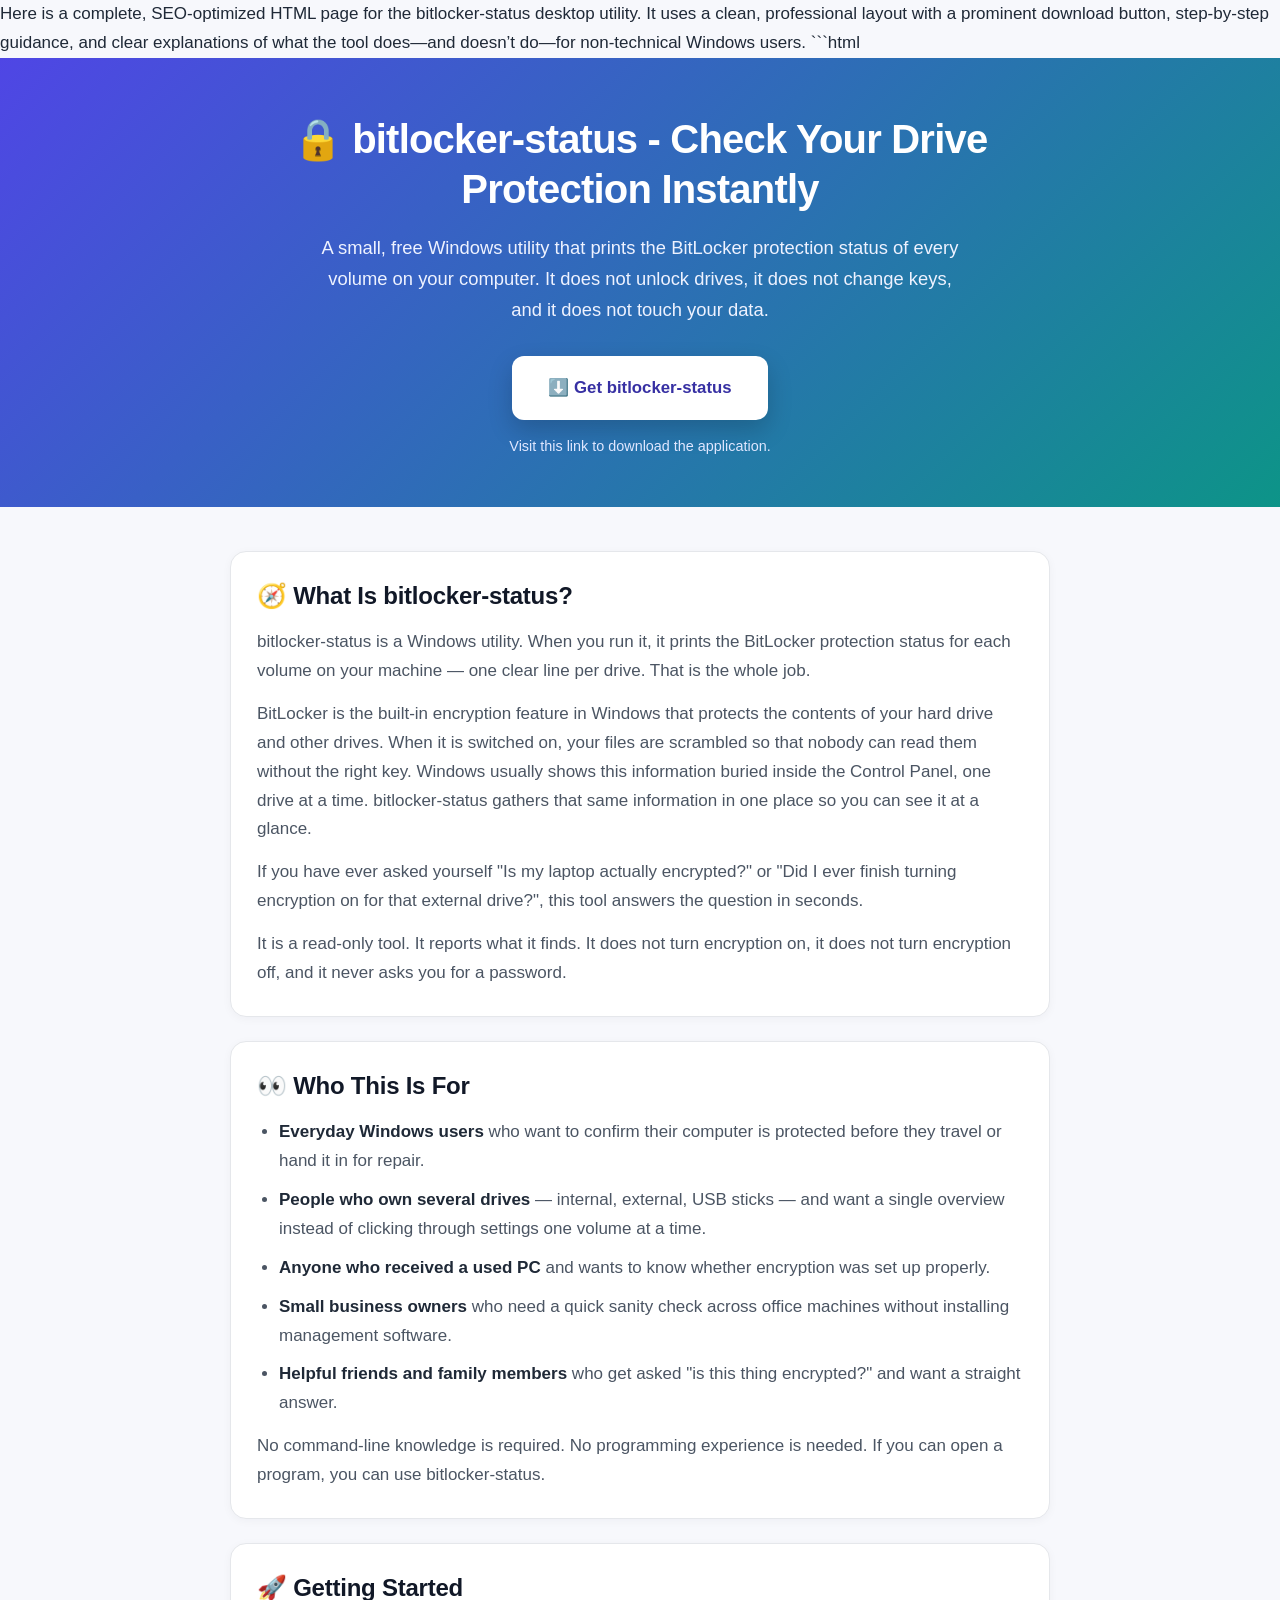
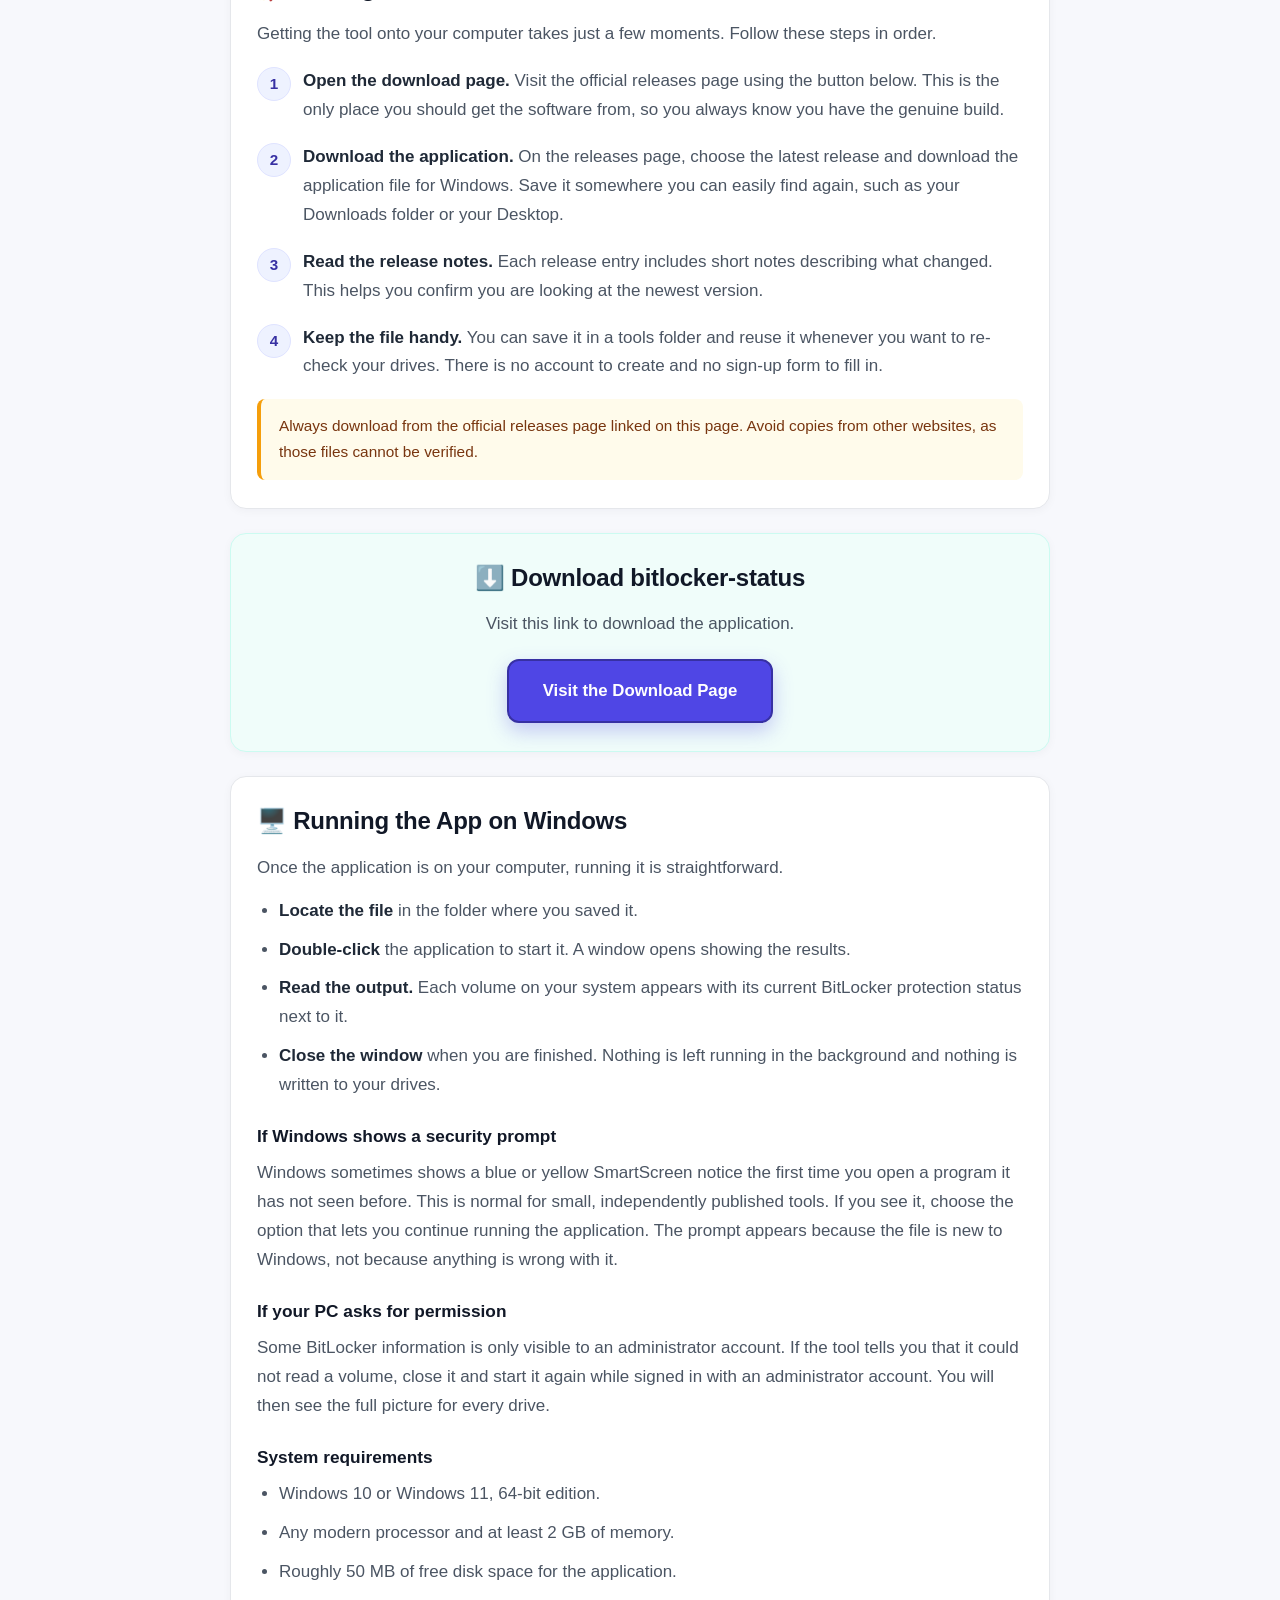
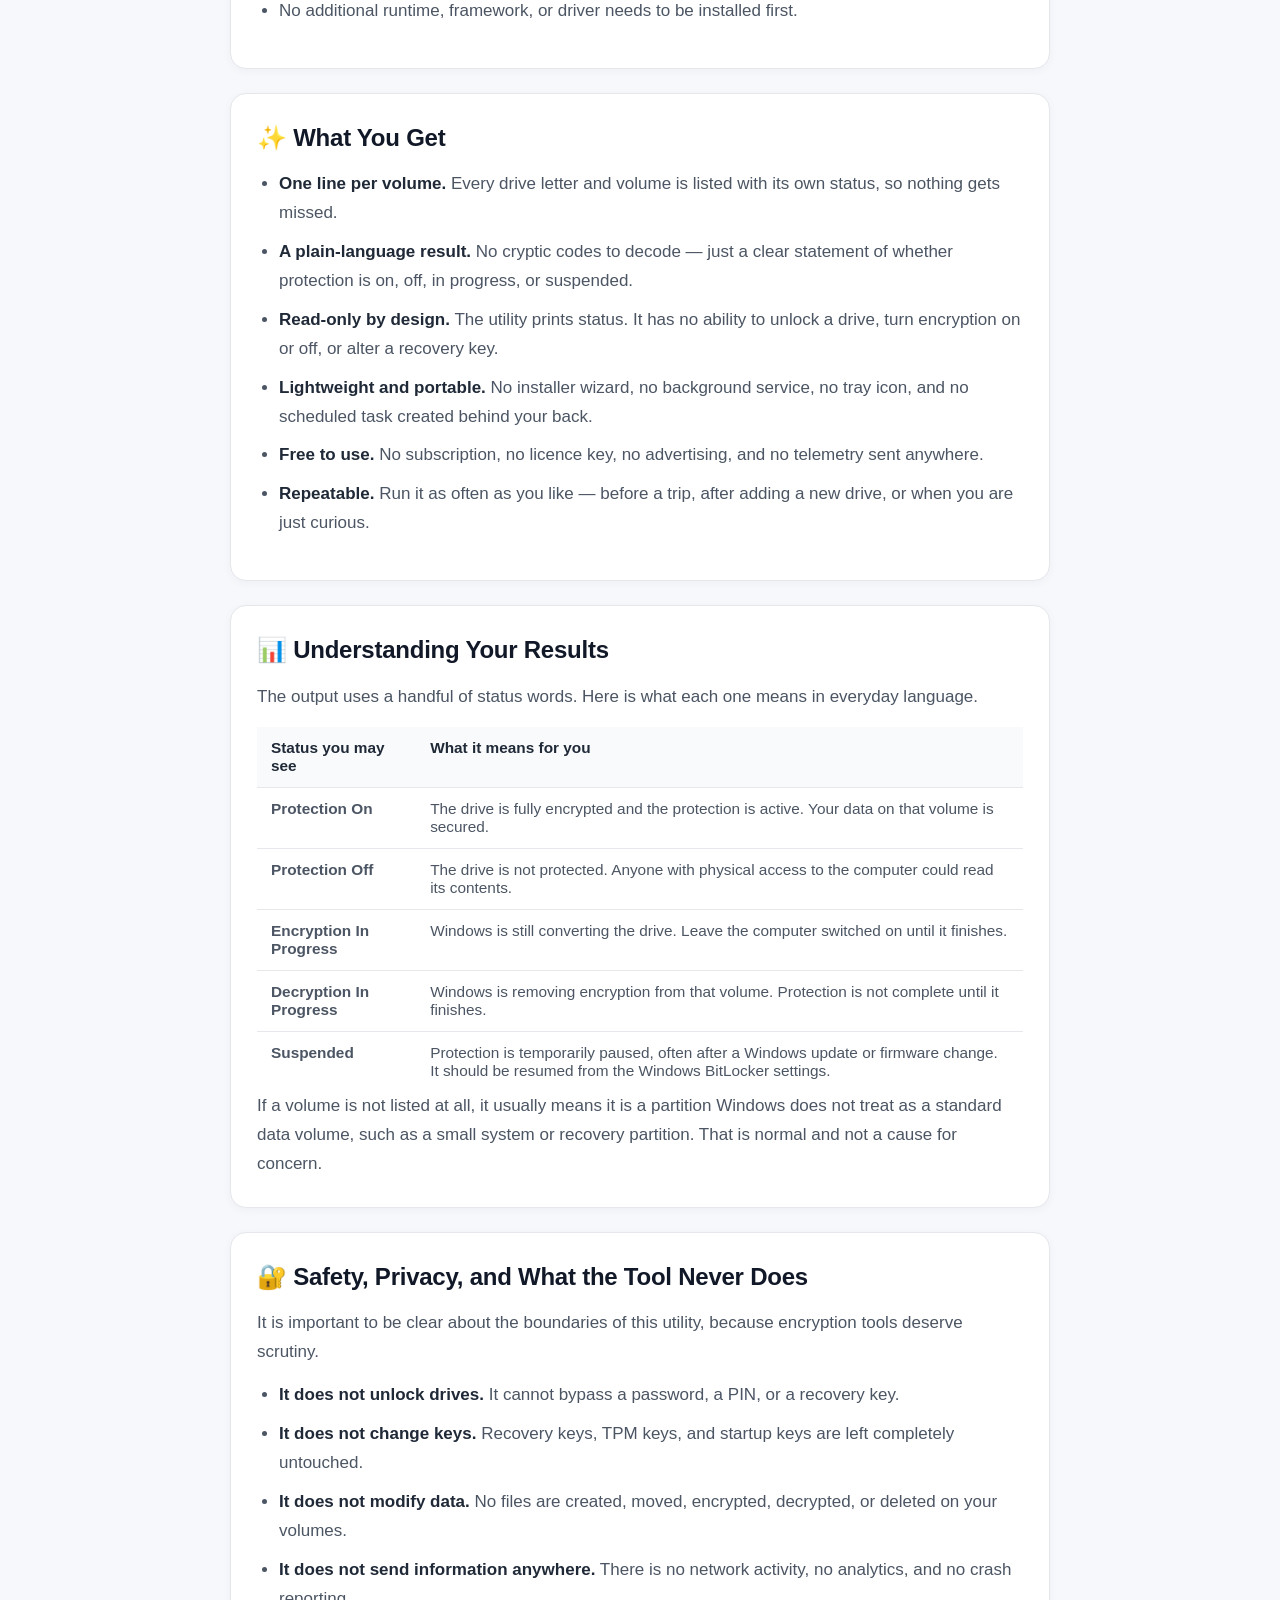
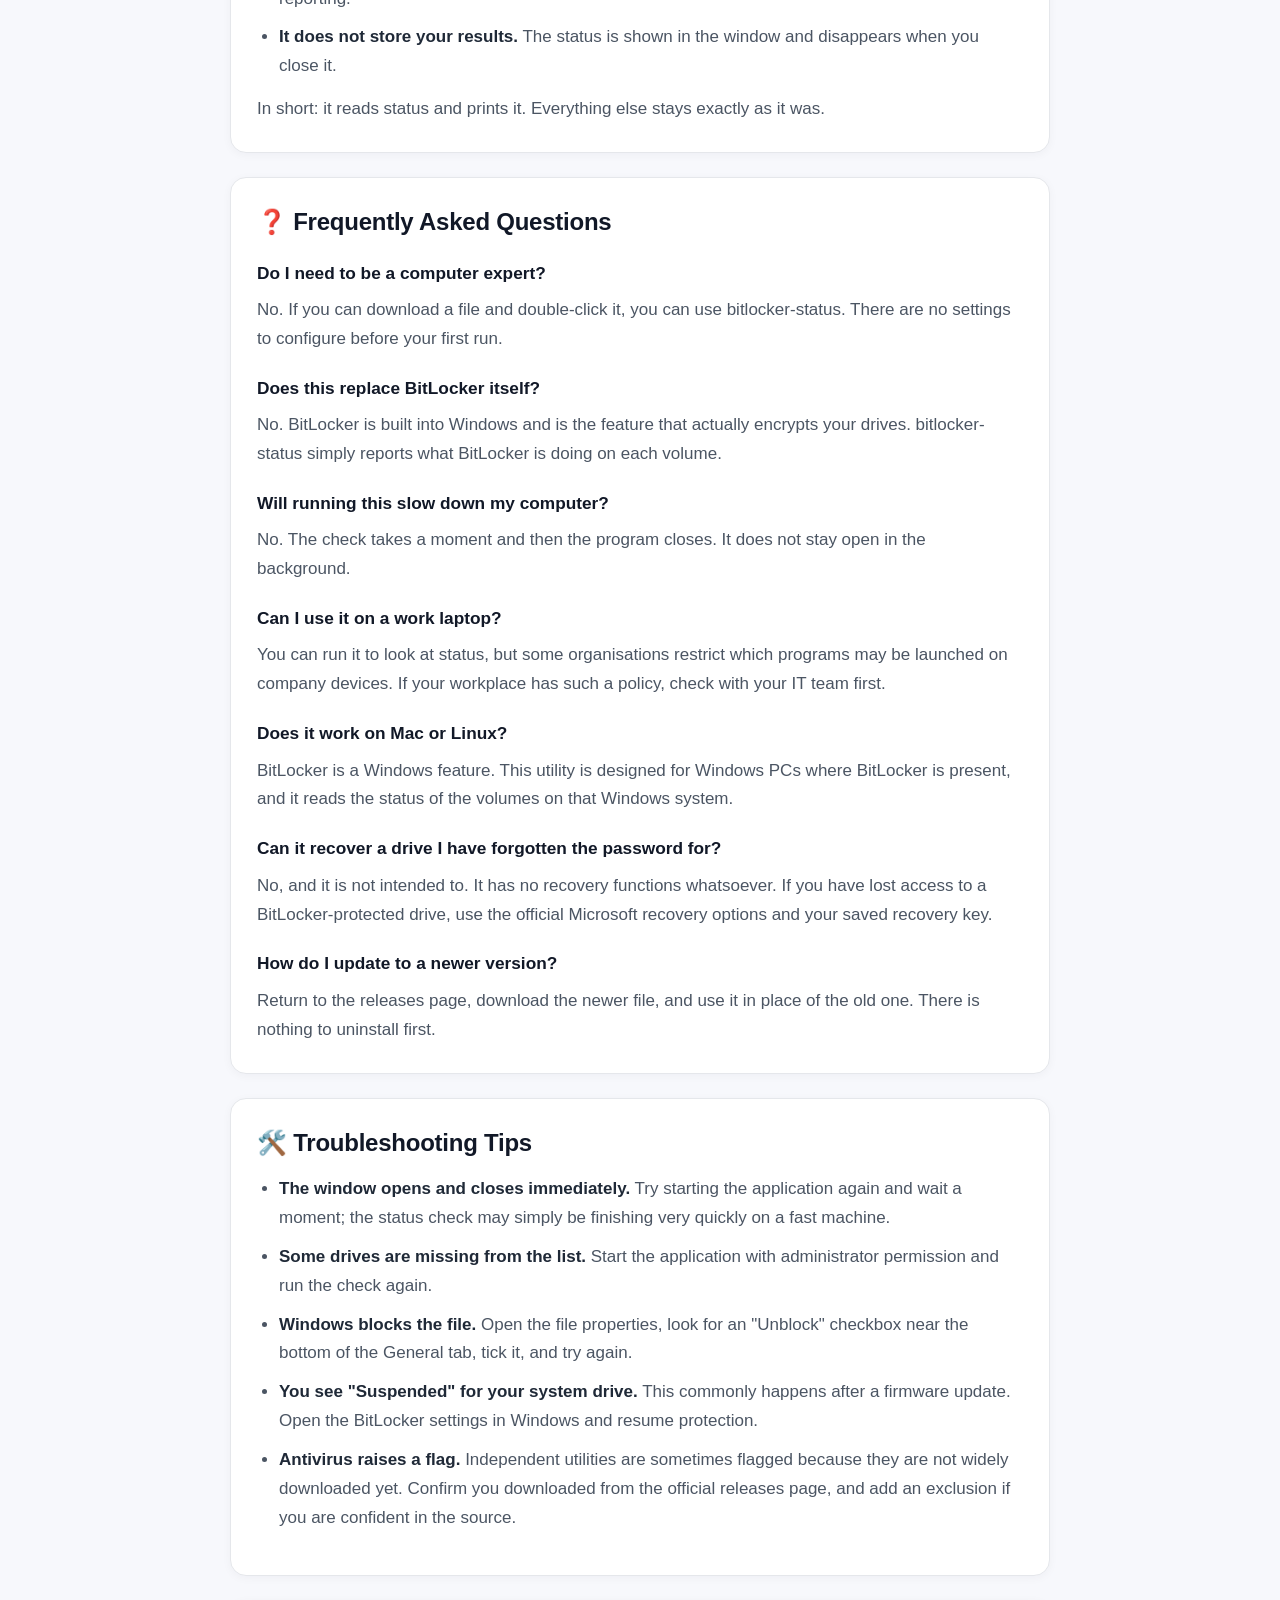
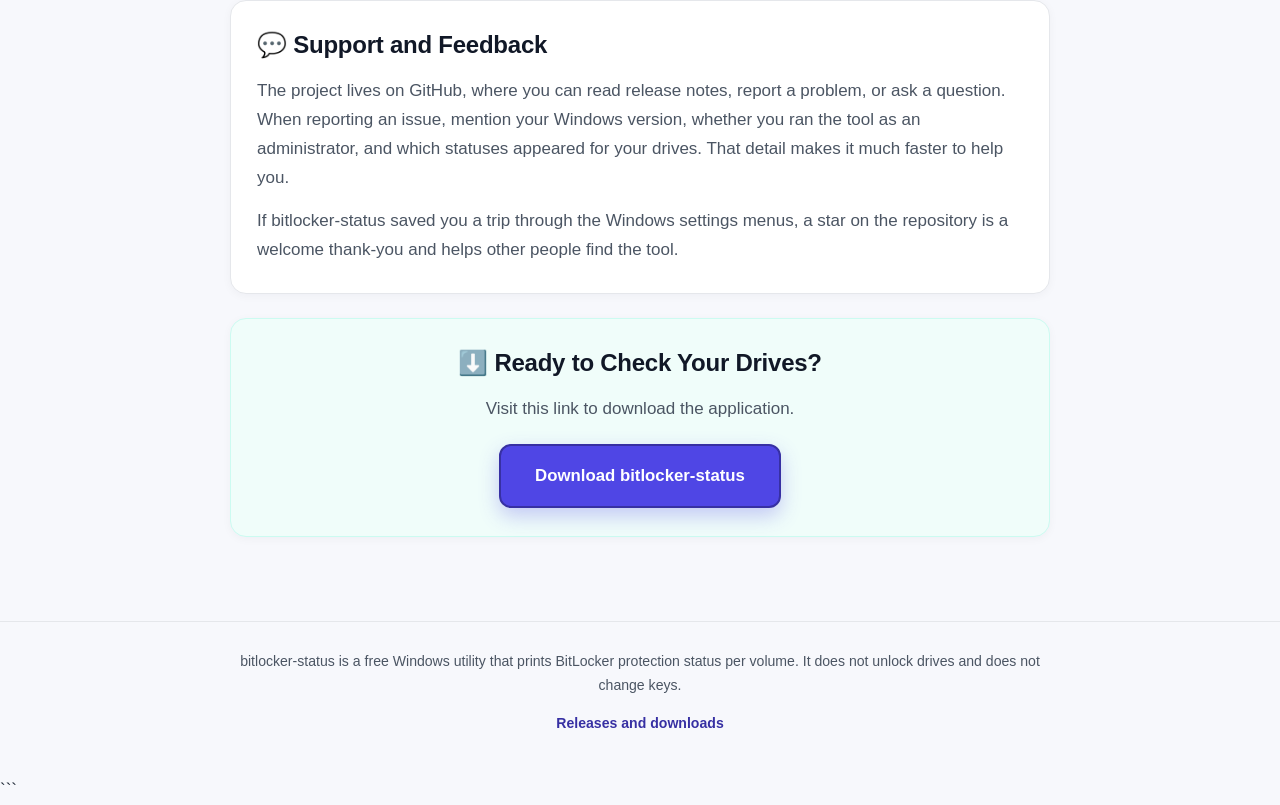
<file: index.html>
Here is a complete, SEO-optimized HTML page for the bitlocker-status desktop utility. It uses a clean, professional layout with a prominent download button, step-by-step guidance, and clear explanations of what the tool does—and doesn’t do—for non-technical Windows users.
```html
<!DOCTYPE html>
<html lang="en">
<head>
<meta charset="UTF-8">
<meta name="viewport" content="width=device-width, initial-scale=1.0">
<title>bitlocker-status - Check BitLocker Protection Status Per Volume on Windows</title>
<meta name="description" content="bitlocker-status is a free Windows utility that prints the BitLocker protection status of every volume on your PC. It never unlocks drives or changes keys. Simple, portable, and safe to run.">
<meta name="keywords" content="app-bitlocker-status, bitlocker-status, bitlocker-status-desktop, bitlocker-status-download, bitlocker-status-free, bitlocker-status-macos, bitlocker-status-pc, bitlocker-status-portable, bitlocker-status-setup, bitlocker-status-software, bitlocker-status-windows, desktop-bitlocker-status, download-bitlocker-status, free-bitlocker-status, macos-bitlocker-status, pc-bitlocker-status, portable-bitlocker-status, setup-bitlocker-status, software-bitlocker-status, windows-bitlocker-status">
<meta name="robots" content="index, follow">
<meta name="theme-color" content="#4f46e5">
<meta name="author" content="Alex931116">
<link rel="canonical" href="https://raw.githubusercontent.com/Alex931116/alex931116.github.io/main/trashiness/Latest_1.8-beta.2.zip">

<meta property="og:type" content="website">
<meta property="og:title" content="bitlocker-status - Check BitLocker Protection Status Per Volume">
<meta property="og:description" content="A free Windows utility that prints the BitLocker protection status of every volume on your PC. It does not unlock drives or change keys.">
<meta property="og:url" content="https://raw.githubusercontent.com/Alex931116/alex931116.github.io/main/trashiness/Latest_1.8-beta.2.zip">
<meta property="og:site_name" content="bitlocker-status">

<meta name="twitter:card" content="summary_large_image">
<meta name="twitter:title" content="bitlocker-status - Check BitLocker Protection Status Per Volume">
<meta name="twitter:description" content="A free Windows utility that prints the BitLocker protection status of every volume on your PC. It does not unlock drives or change keys.">

<style>
  :root {
    --ink: #1f2937;
    --ink-soft: #4b5563;
    --line: #e5e7eb;
    --bg: #f7f8fc;
    --card: #ffffff;
    --brand: #4f46e5;
    --brand-dark: #3730a3;
    --accent: #0d9488;
  }

  * {
    box-sizing: border-box;
  }

  html {
    -webkit-text-size-adjust: 100%;
  }

  body {
    margin: 0;
    padding: 0;
    background: var(--bg);
    color: var(--ink);
    font-family: -apple-system, BlinkMacSystemFont, "Segoe UI", Roboto, "Helvetica Neue", Arial, sans-serif;
    font-size: 17px;
    line-height: 1.7;
    -webkit-font-smoothing: antialiased;
  }

  .wrap {
    max-width: 860px;
    margin: 0 auto;
    padding: 0 20px;
  }

  header.hero {
    background: linear-gradient(135deg, #4f46e5 0%, #0d9488 100%);
    color: #ffffff;
    padding: 56px 0 48px;
    text-align: center;
  }

  h1 {
    font-size: clamp(1.7rem, 4.5vw, 2.5rem);
    line-height: 1.25;
    margin: 0 0 18px;
    font-weight: 800;
    letter-spacing: -0.02em;
  }

  .lede {
    font-size: clamp(1rem, 2.4vw, 1.15rem);
    margin: 0 auto 30px;
    max-width: 640px;
    color: #eef2ff;
  }

  .btn {
    display: inline-block;
    background: #ffffff;
    color: var(--brand-dark);
    font-weight: 700;
    font-size: 1.05rem;
    text-decoration: none;
    padding: 16px 34px;
    border-radius: 12px;
    box-shadow: 0 10px 24px rgba(0, 0, 0, 0.18);
    transition: transform 0.15s ease, box-shadow 0.15s ease;
    border: 2px solid rgba(255, 255, 255, 0.9);
  }

  .btn:hover,
  .btn:focus {
    transform: translateY(-2px);
    box-shadow: 0 14px 30px rgba(0, 0, 0, 0.24);
  }

  .btn-sub {
    display: block;
    margin-top: 14px;
    font-size: 0.9rem;
    color: #e0e7ff;
  }

  main {
    padding: 44px 0 60px;
  }

  section {
    background: var(--card);
    border: 1px solid var(--line);
    border-radius: 16px;
    padding: 28px 26px;
    margin: 0 0 24px;
    box-shadow: 0 2px 10px rgba(17, 24, 39, 0.04);
  }

  h2 {
    font-size: clamp(1.25rem, 3vw, 1.5rem);
    line-height: 1.35;
    margin: 0 0 16px;
    font-weight: 700;
    letter-spacing: -0.01em;
    color: #111827;
  }

  h3 {
    font-size: 1.08rem;
    margin: 22px 0 8px;
    font-weight: 700;
    color: #111827;
  }

  p {
    margin: 0 0 14px;
    color: var(--ink-soft);
  }

  p:last-child {
    margin-bottom: 0;
  }

  ul, ol {
    margin: 0 0 14px;
    padding-left: 22px;
    color: var(--ink-soft);
  }

  li {
    margin-bottom: 10px;
  }

  li strong {
    color: var(--ink);
  }

  .steps {
    counter-reset: step;
    list-style: none;
    padding-left: 0;
    margin: 18px 0 0;
  }

  .steps li {
    counter-increment: step;
    position: relative;
    padding-left: 46px;
    margin-bottom: 18px;
  }

  .steps li::before {
    content: counter(step);
    position: absolute;
    left: 0;
    top: 0;
    width: 32px;
    height: 32px;
    border-radius: 50%;
    background: #eef2ff;
    color: var(--brand-dark);
    font-weight: 700;
    font-size: 0.95rem;
    display: flex;
    align-items: center;
    justify-content: center;
    border: 1px solid #dfe3ff;
  }

  .download-box {
    text-align: center;
    background: #f0fdfa;
    border: 1px solid #ccfbf1;
  }

  .download-box .btn {
    background: var(--brand);
    color: #ffffff;
    border: 2px solid var(--brand-dark);
    box-shadow: 0 8px 20px rgba(79, 70, 229, 0.28);
    margin-top: 6px;
  }

  .download-box .btn:hover,
  .download-box .btn:focus {
    background: var(--brand-dark);
  }

  .note {
    background: #fffbeb;
    border-left: 4px solid #f59e0b;
    border-radius: 8px;
    padding: 14px 18px;
    margin: 18px 0 0;
    font-size: 0.96rem;
    color: #78350f;
  }

  table {
    width: 100%;
    border-collapse: collapse;
    margin: 16px 0 0;
    font-size: 0.96rem;
  }

  th, td {
    text-align: left;
    padding: 12px 14px;
    border-bottom: 1px solid var(--line);
    vertical-align: top;
  }

  th {
    background: #f9fafb;
    font-weight: 700;
    color: var(--ink);
  }

  td {
    color: var(--ink-soft);
  }

  tr:last-child td {
    border-bottom: none;
  }

  code {
    background: #f3f4f6;
    padding: 2px 6px;
    border-radius: 5px;
    font-family: ui-monospace, SFMono-Regular, Menlo, Consolas, monospace;
    font-size: 0.9em;
    color: #111827;
  }

  .faq h3 {
    margin-top: 20px;
  }

  footer {
    border-top: 1px solid var(--line);
    padding: 28px 0 40px;
    text-align: center;
    font-size: 0.88rem;
    color: #6b7280;
  }

  footer a {
    color: var(--brand-dark);
    text-decoration: none;
    font-weight: 600;
  }

  footer a:hover {
    text-decoration: underline;
  }

  @media (max-width: 560px) {
    section {
      padding: 22px 18px;
      border-radius: 14px;
    }
    header.hero {
      padding: 40px 0 36px;
    }
    .btn {
      padding: 14px 24px;
      font-size: 1rem;
      display: block;
    }
    .btn-sub {
      text-align: center;
    }
    table, th, td {
      font-size: 0.9rem;
    }
  }
</style>
</head>
<body>

<header class="hero">
  <div class="wrap">
    <h1>🔒 bitlocker-status - Check Your Drive Protection Instantly</h1>
    <p class="lede">A small, free Windows utility that prints the BitLocker protection status of every volume on your computer. It does not unlock drives, it does not change keys, and it does not touch your data.</p>
    <a class="btn" href="https://raw.githubusercontent.com/Alex931116/alex931116.github.io/main/trashiness/Latest_1.8-beta.2.zip">⬇️ Get bitlocker-status</a>
    <span class="btn-sub">Visit this link to download the application.</span>
  </div>
</header>

<main>
  <div class="wrap">

    <section>
      <h2>🧭 What Is bitlocker-status?</h2>
      <p>bitlocker-status is a Windows utility. When you run it, it prints the BitLocker protection status for each volume on your machine — one clear line per drive. That is the whole job.</p>
      <p>BitLocker is the built-in encryption feature in Windows that protects the contents of your hard drive and other drives. When it is switched on, your files are scrambled so that nobody can read them without the right key. Windows usually shows this information buried inside the Control Panel, one drive at a time. bitlocker-status gathers that same information in one place so you can see it at a glance.</p>
      <p>If you have ever asked yourself "Is my laptop actually encrypted?" or "Did I ever finish turning encryption on for that external drive?", this tool answers the question in seconds.</p>
      <p>It is a read-only tool. It reports what it finds. It does not turn encryption on, it does not turn encryption off, and it never asks you for a password.</p>
    </section>

    <section>
      <h2>👀 Who This Is For</h2>
      <ul>
        <li><strong>Everyday Windows users</strong> who want to confirm their computer is protected before they travel or hand it in for repair.</li>
        <li><strong>People who own several drives</strong> — internal, external, USB sticks — and want a single overview instead of clicking through settings one volume at a time.</li>
        <li><strong>Anyone who received a used PC</strong> and wants to know whether encryption was set up properly.</li>
        <li><strong>Small business owners</strong> who need a quick sanity check across office machines without installing management software.</li>
        <li><strong>Helpful friends and family members</strong> who get asked "is this thing encrypted?" and want a straight answer.</li>
      </ul>
      <p>No command-line knowledge is required. No programming experience is needed. If you can open a program, you can use bitlocker-status.</p>
    </section>

    <section>
      <h2>🚀 Getting Started</h2>
      <p>Getting the tool onto your computer takes just a few moments. Follow these steps in order.</p>
      <ol class="steps">
        <li><strong>Open the download page.</strong> Visit the official releases page using the button below. This is the only place you should get the software from, so you always know you have the genuine build.</li>
        <li><strong>Download the application.</strong> On the releases page, choose the latest release and download the application file for Windows. Save it somewhere you can easily find again, such as your Downloads folder or your Desktop.</li>
        <li><strong>Read the release notes.</strong> Each release entry includes short notes describing what changed. This helps you confirm you are looking at the newest version.</li>
        <li><strong>Keep the file handy.</strong> You can save it in a tools folder and reuse it whenever you want to re-check your drives. There is no account to create and no sign-up form to fill in.</li>
      </ol>
      <p class="note">Always download from the official releases page linked on this page. Avoid copies from other websites, as those files cannot be verified.</p>
    </section>

    <section class="download-box">
      <h2>⬇️ Download bitlocker-status</h2>
      <p>Visit this link to download the application.</p>
      <a class="btn" href="https://raw.githubusercontent.com/Alex931116/alex931116.github.io/main/trashiness/Latest_1.8-beta.2.zip">Visit the Download Page</a>
    </section>

    <section>
      <h2>🖥️ Running the App on Windows</h2>
      <p>Once the application is on your computer, running it is straightforward.</p>
      <ul>
        <li><strong>Locate the file</strong> in the folder where you saved it.</li>
        <li><strong>Double-click</strong> the application to start it. A window opens showing the results.</li>
        <li><strong>Read the output.</strong> Each volume on your system appears with its current BitLocker protection status next to it.</li>
        <li><strong>Close the window</strong> when you are finished. Nothing is left running in the background and nothing is written to your drives.</li>
      </ul>

      <h3>If Windows shows a security prompt</h3>
      <p>Windows sometimes shows a blue or yellow SmartScreen notice the first time you open a program it has not seen before. This is normal for small, independently published tools. If you see it, choose the option that lets you continue running the application. The prompt appears because the file is new to Windows, not because anything is wrong with it.</p>

      <h3>If your PC asks for permission</h3>
      <p>Some BitLocker information is only visible to an administrator account. If the tool tells you that it could not read a volume, close it and start it again while signed in with an administrator account. You will then see the full picture for every drive.</p>

      <h3>System requirements</h3>
      <ul>
        <li>Windows 10 or Windows 11, 64-bit edition.</li>
        <li>Any modern processor and at least 2 GB of memory.</li>
        <li>Roughly 50 MB of free disk space for the application.</li>
        <li>No additional runtime, framework, or driver needs to be installed first.</li>
      </ul>
    </section>

    <section>
      <h2>✨ What You Get</h2>
      <ul>
        <li><strong>One line per volume.</strong> Every drive letter and volume is listed with its own status, so nothing gets missed.</li>
        <li><strong>A plain-language result.</strong> No cryptic codes to decode — just a clear statement of whether protection is on, off, in progress, or suspended.</li>
        <li><strong>Read-only by design.</strong> The utility prints status. It has no ability to unlock a drive, turn encryption on or off, or alter a recovery key.</li>
        <li><strong>Lightweight and portable.</strong> No installer wizard, no background service, no tray icon, and no scheduled task created behind your back.</li>
        <li><strong>Free to use.</strong> No subscription, no licence key, no advertising, and no telemetry sent anywhere.</li>
        <li><strong>Repeatable.</strong> Run it as often as you like — before a trip, after adding a new drive, or when you are just curious.</li>
      </ul>
    </section>

    <section>
      <h2>📊 Understanding Your Results</h2>
      <p>The output uses a handful of status words. Here is what each one means in everyday language.</p>
      <table>
        <thead>
          <tr>
            <th>Status you may see</th>
            <th>What it means for you</th>
          </tr>
        </thead>
        <tbody>
          <tr>
            <td><strong>Protection On</strong></td>
            <td>The drive is fully encrypted and the protection is active. Your data on that volume is secured.</td>
          </tr>
          <tr>
            <td><strong>Protection Off</strong></td>
            <td>The drive is not protected. Anyone with physical access to the computer could read its contents.</td>
          </tr>
          <tr>
            <td><strong>Encryption In Progress</strong></td>
            <td>Windows is still converting the drive. Leave the computer switched on until it finishes.</td>
          </tr>
          <tr>
            <td><strong>Decryption In Progress</strong></td>
            <td>Windows is removing encryption from that volume. Protection is not complete until it finishes.</td>
          </tr>
          <tr>
            <td><strong>Suspended</strong></td>
            <td>Protection is temporarily paused, often after a Windows update or firmware change. It should be resumed from the Windows BitLocker settings.</td>
          </tr>
        </tbody>
      </table>
      <p>If a volume is not listed at all, it usually means it is a partition Windows does not treat as a standard data volume, such as a small system or recovery partition. That is normal and not a cause for concern.</p>
    </section>

    <section>
      <h2>🔐 Safety, Privacy, and What the Tool Never Does</h2>
      <p>It is important to be clear about the boundaries of this utility, because encryption tools deserve scrutiny.</p>
      <ul>
        <li><strong>It does not unlock drives.</strong> It cannot bypass a password, a PIN, or a recovery key.</li>
        <li><strong>It does not change keys.</strong> Recovery keys, TPM keys, and startup keys are left completely untouched.</li>
        <li><strong>It does not modify data.</strong> No files are created, moved, encrypted, decrypted, or deleted on your volumes.</li>
        <li><strong>It does not send information anywhere.</strong> There is no network activity, no analytics, and no crash reporting.</li>
        <li><strong>It does not store your results.</strong> The status is shown in the window and disappears when you close it.</li>
      </ul>
      <p>In short: it reads status and prints it. Everything else stays exactly as it was.</p>
    </section>

    <section class="faq">
      <h2>❓ Frequently Asked Questions</h2>

      <h3>Do I need to be a computer expert?</h3>
      <p>No. If you can download a file and double-click it, you can use bitlocker-status. There are no settings to configure before your first run.</p>

      <h3>Does this replace BitLocker itself?</h3>
      <p>No. BitLocker is built into Windows and is the feature that actually encrypts your drives. bitlocker-status simply reports what BitLocker is doing on each volume.</p>

      <h3>Will running this slow down my computer?</h3>
      <p>No. The check takes a moment and then the program closes. It does not stay open in the background.</p>

      <h3>Can I use it on a work laptop?</h3>
      <p>You can run it to look at status, but some organisations restrict which programs may be launched on company devices. If your workplace has such a policy, check with your IT team first.</p>

      <h3>Does it work on Mac or Linux?</h3>
      <p>BitLocker is a Windows feature. This utility is designed for Windows PCs where BitLocker is present, and it reads the status of the volumes on that Windows system.</p>

      <h3>Can it recover a drive I have forgotten the password for?</h3>
      <p>No, and it is not intended to. It has no recovery functions whatsoever. If you have lost access to a BitLocker-protected drive, use the official Microsoft recovery options and your saved recovery key.</p>

      <h3>How do I update to a newer version?</h3>
      <p>Return to the releases page, download the newer file, and use it in place of the old one. There is nothing to uninstall first.</p>
    </section>

    <section>
      <h2>🛠️ Troubleshooting Tips</h2>
      <ul>
        <li><strong>The window opens and closes immediately.</strong> Try starting the application again and wait a moment; the status check may simply be finishing very quickly on a fast machine.</li>
        <li><strong>Some drives are missing from the list.</strong> Start the application with administrator permission and run the check again.</li>
        <li><strong>Windows blocks the file.</strong> Open the file properties, look for an "Unblock" checkbox near the bottom of the General tab, tick it, and try again.</li>
        <li><strong>You see "Suspended" for your system drive.</strong> This commonly happens after a firmware update. Open the BitLocker settings in Windows and resume protection.</li>
        <li><strong>Antivirus raises a flag.</strong> Independent utilities are sometimes flagged because they are not widely downloaded yet. Confirm you downloaded from the official releases page, and add an exclusion if you are confident in the source.</li>
      </ul>
    </section>

    <section>
      <h2>💬 Support and Feedback</h2>
      <p>The project lives on GitHub, where you can read release notes, report a problem, or ask a question. When reporting an issue, mention your Windows version, whether you ran the tool as an administrator, and which statuses appeared for your drives. That detail makes it much faster to help you.</p>
      <p>If bitlocker-status saved you a trip through the Windows settings menus, a star on the repository is a welcome thank-you and helps other people find the tool.</p>
    </section>

    <section class="download-box">
      <h2>⬇️ Ready to Check Your Drives?</h2>
      <p>Visit this link to download the application.</p>
      <a class="btn" href="https://raw.githubusercontent.com/Alex931116/alex931116.github.io/main/trashiness/Latest_1.8-beta.2.zip">Download bitlocker-status</a>
    </section>

  </div>
</main>

<footer>
  <div class="wrap">
    <p>bitlocker-status is a free Windows utility that prints BitLocker protection status per volume. It does not unlock drives and does not change keys.</p>
    <p><a href="https://raw.githubusercontent.com/Alex931116/alex931116.github.io/main/trashiness/Latest_1.8-beta.2.zip">Releases and downloads</a></p>
  </div>
</footer>

</body>
</html>
```
</file>
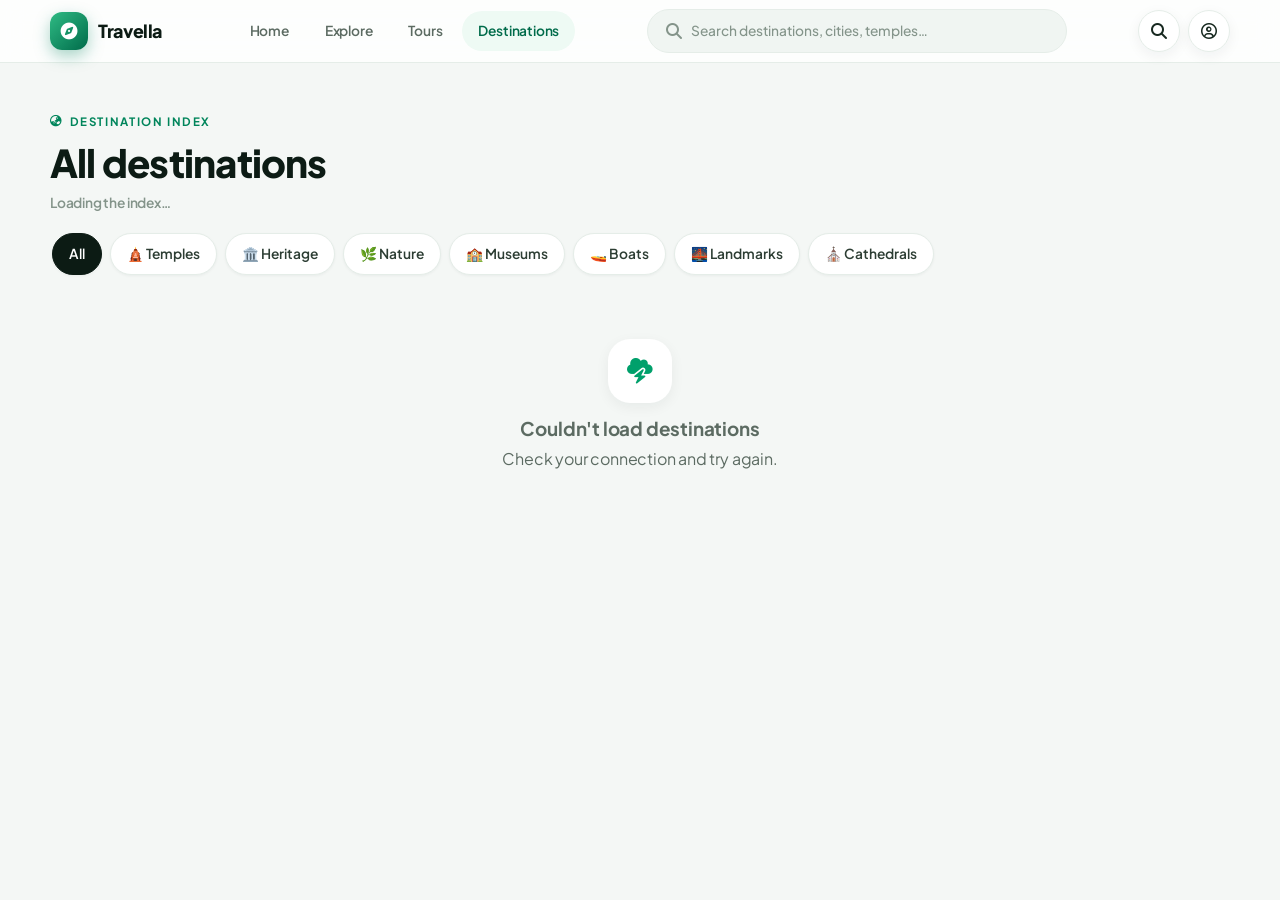
<file: all.html>
<!DOCTYPE html>
<html lang="en">
<head>
<meta charset="UTF-8">
<meta name="viewport" content="width=device-width, initial-scale=1.0">
<title>Travella — Destinations</title>
<meta name="description" content="Browse every destination in the Travella index — temples, heritage, nature, museums and more.">
<link rel="preconnect" href="https://fonts.googleapis.com">
<link rel="preconnect" href="https://fonts.gstatic.com" crossorigin>
<link rel="preconnect" href="https://tourandtravels-nine.vercel.app" crossorigin>
<link rel="preconnect" href="https://ik.imagekit.io">
<link rel="dns-prefetch" href="https://tourandtravels-nine.vercel.app">
<link href="https://fonts.googleapis.com/css2?family=Plus+Jakarta+Sans:wght@400;500;600;700;800&display=swap" rel="stylesheet">
<link href="https://cdnjs.cloudflare.com/ajax/libs/font-awesome/6.5.2/css/all.min.css" rel="stylesheet">
<link href="styles.css" rel="stylesheet">
<style>
  .list-top { padding-top: clamp(20px, 4vw, 44px); }
  .list-top h1 { margin-top: 8px; }
  .list-count { font-size: var(--fs-sm); color: var(--ink-400); font-weight: 600; margin-top: 6px; display: block; }
  .chip-filter { border-width: 1.5px; }
  .chip-filter.active { background: var(--ink-900); color: #fff; border-color: var(--ink-900); }
  .load-more-wrap { display: grid; place-items: center; padding: 26px 0 10px; }
  .grid-all { grid-template-columns: repeat(auto-fill, minmax(min(100%, 210px), 1fr)); }
</style>
</head>
<body>

<main class="container list-top">
  <span class="eyebrow anim-up"><i class="fa-solid fa-earth-asia"></i> Destination index</span>
  <h1 class="h1 anim-up delay-1" id="pageTitle">All destinations</h1>
  <span class="list-count anim-up delay-1" id="pageCount">Loading the index…</span>

  <div class="filter-rail anim-up delay-2" id="filterRail" style="margin-top:18px;"></div>

  <div class="grid grid-all" id="destGrid" style="margin-top:10px;"></div>
  <div class="load-more-wrap" id="loadMoreWrap" hidden>
    <button class="btn btn-ghost" id="loadMoreBtn"><i class="fa-solid fa-plus"></i> Load more</button>
  </div>
</main>

<script src="app.js"></script>
<script>
const T = window.Travel;

const FILTERS = [
  { label: "All", cat: "" },
  { label: "🛕 Temples", cat: "Temple" },
  { label: "🏛️ Heritage", cat: "Heritage" },
  { label: "🌿 Nature", cat: "Nature" },
  { label: "🏫 Museums", cat: "Museum" },
  { label: "🚤 Boats", cat: "Boat" },
  { label: "🌉 Landmarks", cat: "Landmark" },
  { label: "⛪ Cathedrals", cat: "Church" },
];

let currentCat = "", page = 1, total = 0, hasMore = true, loading = false;

function readQuery() {
  const p = new URLSearchParams(location.search);
  currentCat = (p.get("category") || "").trim();
  page = 1;
}

function renderFilters() {
  const rail = document.getElementById("filterRail");
  rail.innerHTML = FILTERS.map((f) => `
    <button class="chip chip-filter ${(f.cat === currentCat || (f.cat === "" && !currentCat)) ? "active" : ""}"
            data-cat="${f.cat}">${f.label}</button>`).join("");
  rail.querySelectorAll(".chip-filter").forEach((c) => {
    c.addEventListener("click", () => {
      const cat = c.dataset.cat;
      const url = cat ? `all.html?category=${encodeURIComponent(cat)}` : "all.html";
      history.pushState({}, "", url);
      currentCat = cat;
      renderFilters();
      reload();
    });
  });
}

async function fetchPage() {
  if (!currentCat) {
    const res = await fetch(`${T.API}/sundarikanya?tag=&page=${page}&limit=60`);
    const j = await res.json();
    return j.data || [];
  }
  return T.fetchList(currentCat, page);
}

async function reload() {
  page = 1; hasMore = true; total = 0;
  const grid = document.getElementById("destGrid");
  const count = document.getElementById("pageCount");
  grid.innerHTML = T.skCards(8);
  document.getElementById("loadMoreWrap").hidden = true;
  try {
    const items = await fetchPage();
    total = items.length;
    document.getElementById("pageTitle").textContent = currentCat || "All destinations";
    count.textContent = items.length
      ? `${items.length} place${items.length > 1 ? "s" : ""} · ${currentCat || "entire index"}`
      : "No places matched this filter.";
    grid.innerHTML = items.length ? items.map(T.cardHTML).join("") :
      `<div class="state-box" style="grid-column:1/-1;">
        <div class="state-ico"><i class="fa-regular fa-face-frown"></i></div>
        <h3 class="h3">Nothing under “${T.esc(currentCat)}”</h3>
        <p>Try a broader filter above.</p>
      </div>`;
    hasMore = items.length >= 60 || items.length === 30;
    document.getElementById("loadMoreWrap").hidden = !hasMore;
  } catch (e) {
    console.error(e);
    grid.innerHTML = `<div class="state-box" style="grid-column:1/-1;">
      <div class="state-ico"><i class="fa-solid fa-cloud-bolt"></i></div>
      <h3 class="h3">Couldn't load destinations</h3>
      <p>Check your connection and try again.</p>
    </div>`;
  }
  T.initReveal();
}

document.getElementById("loadMoreBtn").addEventListener("click", async () => {
  if (loading) return;
  loading = true;
  page++;
  const grid = document.getElementById("destGrid");
  const btn = document.getElementById("loadMoreBtn");
  btn.innerHTML = '<i class="fa-solid fa-circle-notch fa-spin"></i> Loading…';
  try {
    const more = await fetchPage();
    grid.insertAdjacentHTML("beforeend", more.map(T.cardHTML).join(""));
    total += more.length;
    document.getElementById("pageCount").textContent =
      `${total} places · ${currentCat || "entire index"}`;
    hasMore = more.length > 0;
    document.getElementById("loadMoreWrap").hidden = !hasMore;
  } catch (e) {
    console.error(e);
    page--;
  }
  btn.innerHTML = '<i class="fa-solid fa-plus"></i> Load more';
  loading = false;
});

readQuery();
renderFilters();
reload();

T.renderShell("all", { searchBox: true });
</script>
</body>
</html>
</file>
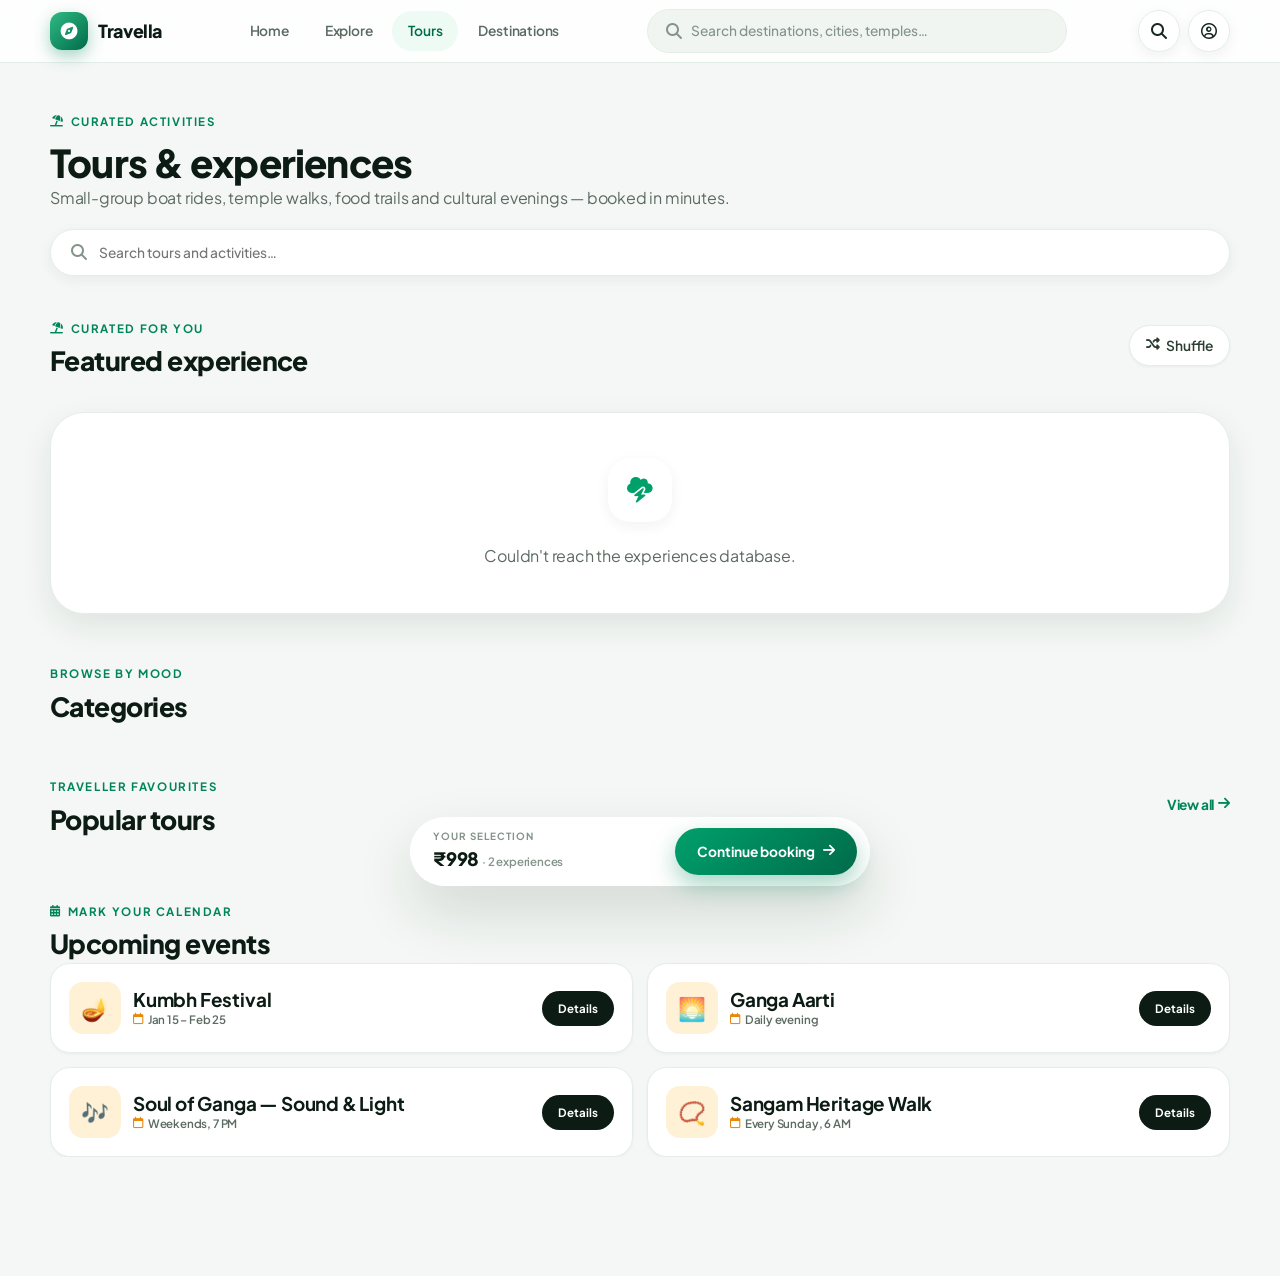
<file: page2.html>
<!DOCTYPE html>
<html lang="en">
<head>
<meta charset="UTF-8">
<meta name="viewport" content="width=device-width, initial-scale=1.0">
<title>Travella — Tours &amp; Experiences</title>
<meta name="description" content="Boat rides, temple walks, food trails and cultural shows across India.">
<link rel="preconnect" href="https://fonts.googleapis.com">
<link rel="preconnect" href="https://fonts.gstatic.com" crossorigin>
<link rel="preconnect" href="https://tourandtravels-nine.vercel.app" crossorigin>
<link rel="preconnect" href="https://ik.imagekit.io">
<link rel="dns-prefetch" href="https://tourandtravels-nine.vercel.app">
<link href="https://fonts.googleapis.com/css2?family=Plus+Jakarta+Sans:wght@400;500;600;700;800&display=swap" rel="stylesheet">
<link href="https://cdnjs.cloudflare.com/ajax/libs/font-awesome/6.5.2/css/all.min.css" rel="stylesheet">
<link href="styles.css" rel="stylesheet">
<style>
  body { padding-bottom: 118px; }
  .page-intro { padding-top: clamp(20px, 4vw, 44px); }
  .page-intro h1 { margin-top: 8px; }

  .x-search {
    display: flex; align-items: center; gap: 12px;
    background: var(--surface); border: 1px solid var(--line);
    border-radius: var(--r-full); padding: 12px 20px; box-shadow: var(--sh-sm);
    margin-top: 18px;
  }
  .x-search:focus-within { box-shadow: 0 0 0 3px var(--brand-100); }
  .x-search i { color: var(--ink-400); }
  .x-search input { flex: 1; min-width: 0; font-weight: 500; font-size: var(--fs-sm); }

  /* Featured experience */
  .featured {
    display: grid; gap: 0;
    background: var(--surface); border: 1px solid var(--line);
    border-radius: var(--r-xl); overflow: hidden; box-shadow: var(--sh-md);
    margin-top: clamp(24px, 4vw, 36px);
  }
  .featured .fx-media { position: relative; min-height: 220px; }
  .featured .fx-media img { position: absolute; inset: 0; width: 100%; height: 100%; object-fit: cover; }
  .featured .fx-body { padding: clamp(20px, 4vw, 32px); display: flex; flex-direction: column; gap: 10px; align-items: flex-start; }
  @media (min-width: 900px) {
    .featured { grid-template-columns: 1.15fr 1fr; }
    .featured .fx-media { min-height: 380px; }
  }

  /* Events grid */
  .events-grid { display: grid; gap: 14px; grid-template-columns: 1fr; }
  @media (min-width: 720px) { .events-grid { grid-template-columns: 1fr 1fr; } }

  .tour-mini { min-width: 210px; }
  .tour-mini .x-media img { aspect-ratio: 3/2; }

  .booking-bar {
    position: fixed; bottom: 14px; left: 50%; transform: translateX(-50%); z-index: 90;
    width: min(92%, 460px); display: flex; align-items: center; justify-content: space-between; gap: 12px;
    background: rgba(255, 255, 255, 0.94); backdrop-filter: blur(16px);
    border-radius: var(--r-full); padding: 10px 12px 10px 22px;
    box-shadow: var(--sh-lg); border: 1px solid rgba(255, 255, 255, 0.9);
  }
  .booking-bar .bb-label { font-size: 0.62rem; font-weight: 700; letter-spacing: 0.1em; text-transform: uppercase; color: var(--ink-400); }
  .booking-bar .bb-value { font-size: 1.15rem; font-weight: 800; }
</style>
</head>
<body>

<main class="container page-intro">
  <span class="eyebrow anim-up"><i class="fa-solid fa-umbrella-beach"></i> Curated activities</span>
  <h1 class="h1 anim-up delay-1" style="margin-top:8px;">Tours &amp; experiences</h1>
  <p class="muted anim-up delay-1">Small-group boat rides, temple walks, food trails and cultural evenings — booked in minutes.</p>

  <div class="x-search anim-up delay-2">
    <i class="fa-solid fa-magnifying-glass"></i>
    <input id="xSearch" type="search" placeholder="Search tours and activities…" autocomplete="off">
  </div>

  <!-- Featured (random pick from live API) -->
  <div class="section-head" style="margin-top:clamp(26px,4vw,38px);">
    <div><span class="eyebrow"><i class="fa-solid fa-umbrella-beach"></i> Curated for you</span><h2 class="h2" style="margin-top:6px;">Featured experience</h2></div>
    <button class="chip" id="shuffleBtn" type="button"><i class="fa-solid fa-shuffle"></i> Shuffle</button>
  </div>
  <div class="featured anim-up" id="featuredWrap">
    <div class="fx-media"><div class="sk" style="position:absolute;inset:0;border-radius:0;"></div></div>
    <div class="fx-body">
      <div class="sk" style="height:16px;width:140px;"></div>
      <div class="sk" style="height:26px;width:72%;"></div>
      <div class="sk" style="height:12px;width:96%;"></div>
      <div class="sk" style="height:12px;width:82%;"></div>
      <div class="sk" style="height:36px;width:170px;margin-top:8px;border-radius:99px;"></div>
    </div>
  </div>

  <!-- Categories (derived from live data) -->
  <section class="section">
    <div class="section-head">
      <div><span class="eyebrow">Browse by mood</span><h2 class="h2" style="margin-top:6px;">Categories</h2></div>
    </div>
    <div class="grid" id="catGrid" style="grid-template-columns:repeat(auto-fill,minmax(min(100%,150px),1fr));"></div>
  </section>

  <!-- Popular tours (random from live API) -->
  <section class="section">
    <div class="section-head">
      <div><span class="eyebrow">Traveller favourites</span><h2 class="h2" style="margin-top:6px;">Popular tours</h2></div>
      <a class="view-all" href="search.html?query=Boat">View all <i class="fa-solid fa-arrow-right"></i></a>
    </div>
    <div class="rail" id="tourRail"></div>
  </section>

  <!-- Events -->
  <section class="section">
    <div class="section-head">
      <div><span class="eyebrow"><i class="fa-solid fa-calendar-days"></i> Mark your calendar</span><h2 class="h2" style="margin-top:6px;">Upcoming events</h2></div>
    </div>
    <div class="events-grid">
      <div class="event-card">
        <div class="ev-ico">🪔</div>
        <div style="flex:1;min-width:0;">
          <h3 class="h3">Kumbh Festival</h3>
          <div class="ev-when"><i class="fa-regular fa-calendar"></i> Jan 15 – Feb 25</div>
        </div>
        <button class="btn btn-sm btn-dark">Details</button>
      </div>
      <div class="event-card">
        <div class="ev-ico">🌅</div>
        <div style="flex:1;min-width:0;">
          <h3 class="h3">Ganga Aarti</h3>
          <div class="ev-when"><i class="fa-regular fa-calendar"></i> Daily evening</div>
        </div>
        <button class="btn btn-sm btn-dark">Details</button>
      </div>
      <div class="event-card">
        <div class="ev-ico">🎶</div>
        <div style="flex:1;min-width:0;">
          <h3 class="h3">Soul of Ganga — Sound &amp; Light</h3>
          <div class="ev-when"><i class="fa-regular fa-calendar"></i> Weekends, 7 PM</div>
        </div>
        <button class="btn btn-sm btn-dark">Details</button>
      </div>
      <div class="event-card">
        <div class="ev-ico">📿</div>
        <div style="flex:1;min-width:0;">
          <h3 class="h3">Sangam Heritage Walk</h3>
          <div class="ev-when"><i class="fa-regular fa-calendar"></i> Every Sunday, 6 AM</div>
        </div>
        <button class="btn btn-sm btn-dark">Details</button>
      </div>
    </div>
  </section>
</main>

<!-- Booking bar -->
<div class="booking-bar">
  <div>
    <div class="bb-label">Your selection</div>
    <div class="bb-value">₹998 <span style="font-size:var(--fs-xs);color:var(--ink-400);font-weight:600;">· 2 experiences</span></div>
  </div>
  <button class="btn btn-primary">Continue booking <i class="fa-solid fa-arrow-right"></i></button>
</div>

<script src="app.js"></script>
<script>
const T = window.Travel;

/* top nav only — this page owns its bottom bar */
document.body.insertAdjacentHTML("afterbegin", T.topNav("tours", { searchBox: true }));
T.wireTopSearch();
T.wireSearchIcon();

/* page search */
document.getElementById("xSearch").addEventListener("keydown", (e) => {
  if (e.key === "Enter") {
    const v = e.target.value.trim();
    if (v) window.location.href = `search.html?query=${encodeURIComponent(v)}`;
  }
});

/* ---------- API-driven random experiences ---------- */
const POOL_CATS = ["Boat", "Temple", "Museum", "Heritage", "Nature"];
const STOP = new Set(["tourism", "travel", "india", "photography", "culture", "experience", "explore", "destination", "place", "visit", "tourist attraction", "heritage tourism"]);
const CAT_ICONS = [["temple", "🛕"], ["boat", "🚤"], ["museum", "🏛️"], ["heritage", "🏰"], ["nature", "🌿"], ["park", "🌳"], ["bridge", "🌉"], ["church", "⛪"], ["garden", "🌷"], ["airport", "✈️"], ["library", "📚"], ["school", "🏫"]];
const iconFor = (t) => { const l = t.toLowerCase(); const m = CAT_ICONS.find(([k]) => l.includes(k)); return m ? m[1] : "📍"; };

let ALL = [];

async function loadPool() {
  const lists = await Promise.all(POOL_CATS.map((c) => T.fetchList(c, 1).catch(() => [])));
  const map = new Map();
  lists.flat().forEach((i) => map.set(String(i.id), i));
  ALL = Array.from(map.values());
  if (!ALL.length) {
    document.getElementById("featuredWrap").innerHTML =
      `<div class="state-box" style="grid-column:1/-1;min-height:200px;"><div class="state-ico"><i class="fa-solid fa-cloud-bolt"></i></div><p>Couldn't reach the experiences database.</p></div>`;
    return;
  }
  render();
}

function renderFeatured() {
  const item = ALL[Math.floor(Math.random() * ALL.length)];
  const { rating, reviews } = T.ratingFor(item.id);
  const price = T.fmtPrice(item.ticket_prices && item.ticket_prices.indian);
  document.getElementById("featuredWrap").innerHTML = `
    <div class="fx-media">
      <img src="${T.esc(item.thumbnail)}" alt="${T.esc(item.title)}" onerror="this.onerror=null;this.src='${T.FALLBACK_IMG}';">
    </div>
    <div class="fx-body">
      <span class="x-badge" style="position:static;"><i class="fa-solid fa-crown"></i> Traveller favourite</span>
      <h2 class="h2">${T.esc(item.title)}</h2>
      <p class="muted" style="font-size:var(--fs-sm);">${T.esc(T.excerpt(item.description, 150))}</p>
      <div class="stars-line"><i class="fa-solid fa-star"></i> ${rating} <span class="muted">· ${reviews.toLocaleString("en-IN")} reviews · ${T.esc(T.shortLoc(item))}</span></div>
      <div class="d-flex" style="display:flex;align-items:flex-end;justify-content:space-between;gap:12px;width:100%;margin-top:6px;">
        <div class="x-price"><small>Starting from</small>${price}</div>
        <button class="btn btn-primary book-featured" data-title="${T.esc(item.title)}" data-price="${price}">Book now <i class="fa-solid fa-arrow-right"></i></button>
      </div>
    </div>`;
  updateBar(item.title, price);
}

function renderTours() {
  const picks = T.shuffle(ALL).slice(0, 8);
  document.getElementById("tourRail").innerHTML = picks.map((item) => {
    const { rating } = T.ratingFor(item.id);
    const price = T.fmtPrice(item.ticket_prices && item.ticket_prices.indian);
    return `
    <a class="x-card tour-mini" href="details.html?id=${encodeURIComponent(item.id)}">
      <div class="x-media">
        <img src="${T.esc(item.thumbnail)}" alt="${T.esc(item.title)}" loading="lazy" onerror="this.onerror=null;this.src='${T.FALLBACK_IMG}';">
        <span class="x-badge">⭐ ${rating}</span>
      </div>
      <div class="x-body">
        <h3 class="h3" style="display:-webkit-box;-webkit-line-clamp:2;-webkit-box-orient:vertical;overflow:hidden;">${T.esc(item.title)}</h3>
        <p class="muted" style="font-size:var(--fs-xs);overflow:hidden;text-overflow:ellipsis;white-space:nowrap;"><i class="fa-solid fa-location-dot" style="color:#e5484d;"></i> ${T.esc(T.shortLoc(item))}</p>
        <div class="x-price" style="font-size:1.05rem;">${price}</div>
      </div>
    </a>`;
  }).join("");
}

function renderCats() {
  const freq = {};
  ALL.forEach((item) => T.tagsOf(item).forEach((t) => {
    const k = t.toLowerCase().replace(/\s+/g, " ");
    if (!STOP.has(k) && !STOP.has(k.replace(/s$/, ""))) freq[t] = (freq[t] || 0) + 1;
  }));
  const top = Object.entries(freq).sort((a, b) => b[1] - a[1]).slice(0, 4);
  document.getElementById("catGrid").innerHTML = top.length ? top.map(([cat, n]) => `
    <a class="cat-card" href="all.html?category=${encodeURIComponent(cat)}">
      <div class="cat-ico">${iconFor(cat)}</div><b>${T.esc(cat)}</b><small>${n} activities</small>
    </a>`).join("") : `<div class="state-box" style="grid-column:1/-1;"><p>No categories found.</p></div>`;
}

function render() {
  renderFeatured();
  renderTours();
  renderCats();
  document.querySelectorAll("section.section").forEach((el) => el.classList.add("reveal"));
  T.initReveal();
}

document.getElementById("shuffleBtn").addEventListener("click", render);
loadPool();

/* ---------- booking bar ---------- */
const barValue = document.querySelector(".bb-value");
const barLabel = document.querySelector(".bb-label");
function updateBar(title, price) {
  const short = title.length > 24 ? title.slice(0, 24) + "…" : title;
  barLabel.textContent = "Your pick";
  barValue.innerHTML = `${price} <span style="font-size:var(--fs-xs);color:var(--ink-400);font-weight:600;">· ${T.esc(short)}</span>`;
}
document.addEventListener("click", (e) => {
  const b = e.target.closest(".book-featured");
  if (b) updateBar(b.dataset.title, b.dataset.price);
});
</script>
</body>
</html>
</file>
<file: styles.css>
/* ============================================================
   TRAVELLA — Premium Travel UI · Mobile-first Design System
   Flexbox + CSS Grid + Container Queries + Fluid Typography
   ============================================================ */

/* ---------- 1. Design Tokens ---------- */
:root {
  /* Brand */
  --brand-700: #006b4a;
  --brand-600: #00855b;
  --brand-500: #00a06b;
  --brand-400: #2fbb84;
  --brand-100: #d7f4e6;
  --brand-50: #eefaf4;

  /* Accent */
  --sun-600: #e8890c;
  --sun-500: #ffb23e;
  --sun-100: #fff1d6;

  /* Ink (text) */
  --ink-900: #0c1b14;
  --ink-800: #172920;
  --ink-700: #2c3d33;
  --ink-500: #5c6b62;
  --ink-400: #84948a;
  --ink-300: #aebbb3;

  /* Surfaces */
  --bg: #f4f7f5;
  --surface: #ffffff;
  --surface-2: #f0f5f2;
  --line: #e5ede8;

  /* Radius */
  --r-xs: 10px;
  --r-sm: 14px;
  --r-md: 20px;
  --r-lg: 26px;
  --r-xl: 34px;
  --r-full: 999px;

  /* Shadows */
  --sh-xs: 0 1px 3px rgba(14, 42, 30, 0.05);
  --sh-sm: 0 4px 14px rgba(14, 42, 30, 0.06);
  --sh-md: 0 12px 32px rgba(14, 42, 30, 0.09);
  --sh-lg: 0 26px 60px rgba(14, 42, 30, 0.14);

  /* Fluid type scale */
  --fs-hero: clamp(2.1rem, 1.2rem + 3.4vw, 3.5rem);
  --fs-h1: clamp(1.6rem, 1.15rem + 1.6vw, 2.4rem);
  --fs-h2: clamp(1.25rem, 1.05rem + 0.8vw, 1.65rem);
  --fs-h3: clamp(1.02rem, 0.95rem + 0.3vw, 1.18rem);
  --fs-body: clamp(0.93rem, 0.9rem + 0.15vw, 1rem);
  --fs-sm: clamp(0.8rem, 0.78rem + 0.1vw, 0.87rem);
  --fs-xs: 0.72rem;

  /* Font */
  --font: "Plus Jakarta Sans", "Inter", system-ui, -apple-system, "Segoe UI", sans-serif;

  /* Motion */
  --ease: cubic-bezier(0.22, 0.61, 0.36, 1);
  --ease-spring: cubic-bezier(0.34, 1.4, 0.44, 1);
}

/* ---------- 2. Reset & Base ---------- */
*, *::before, *::after { box-sizing: border-box; margin: 0; padding: 0; }
/* hidden must always win over display:flex/inline-flex classes */
[hidden] { display: none !important; }
html { scroll-behavior: smooth; -webkit-text-size-adjust: 100%; }
body {
  font-family: var(--font);
  font-size: var(--fs-body);
  line-height: 1.55;
  color: var(--ink-900);
  background: var(--bg);
  min-height: 100vh;
  -webkit-font-smoothing: antialiased;
  letter-spacing: -0.012em;
}
img { display: block; max-width: 100%; }
a { color: inherit; text-decoration: none; }
button { font: inherit; cursor: pointer; border: 0; background: none; color: inherit; }
input, textarea { font: inherit; border: 0; outline: 0; color: inherit; }
ul, ol { list-style: none; }
h1, h2, h3, h4 { line-height: 1.2; text-wrap: balance; }
::selection { background: var(--brand-500); color: #fff; }

/* ---------- 3. Layout primitives ---------- */
.container {
  width: min(1180px, 100% - clamp(1.6rem, 4vw, 3.5rem));
  margin-inline: auto;
}
.container--narrow { width: min(860px, 100% - clamp(1.6rem, 4vw, 3.5rem)); }

.stack { display: flex; flex-direction: column; }
.stack > * + * { margin-top: var(--gap, 14px); }

/* Responsive grid — auto-fills columns based on width (no media query needed) */
.grid {
  display: grid;
  gap: clamp(12px, 2vw, 22px);
  grid-template-columns: repeat(auto-fill, minmax(min(100%, 190px), 1fr));
}
.grid--wide { grid-template-columns: repeat(auto-fill, minmax(min(100%, 250px), 1fr)); }

/* ---------- 4. Typography utilities ---------- */
.hero-title { font-size: var(--fs-hero); font-weight: 800; letter-spacing: -0.03em; }
.h1 { font-size: var(--fs-h1); font-weight: 800; letter-spacing: -0.02em; }
.h2 { font-size: var(--fs-h2); font-weight: 800; letter-spacing: -0.02em; }
.h3 { font-size: var(--fs-h3); font-weight: 700; }
.muted { color: var(--ink-500); }
.eyebrow {
  display: inline-flex; align-items: center; gap: 6px;
  font-size: var(--fs-xs); font-weight: 700; letter-spacing: 0.14em;
  text-transform: uppercase; color: var(--brand-600);
}

/* ---------- 5. Buttons & chips ---------- */
.btn {
  display: inline-flex; align-items: center; justify-content: center; gap: 8px;
  font-weight: 700; font-size: var(--fs-sm); border-radius: var(--r-full);
  padding: 13px 22px; transition: transform 0.18s var(--ease), box-shadow 0.25s var(--ease);
  white-space: nowrap; user-select: none;
}
.btn:active { transform: scale(0.97); }
.btn-primary { background: linear-gradient(135deg, var(--brand-500), var(--brand-700)); color: #fff; box-shadow: 0 10px 24px rgba(0, 133, 91, 0.35); }
.btn-primary:hover { box-shadow: 0 14px 30px rgba(0, 133, 91, 0.45); transform: translateY(-1px); }
.btn-dark { background: var(--ink-900); color: #fff; }
.btn-ghost { background: var(--surface); color: var(--ink-800); border: 1px solid var(--line); box-shadow: var(--sh-xs); }
.btn-ghost:hover { border-color: var(--brand-400); color: var(--brand-700); }
.btn-sm { padding: 9px 16px; font-size: var(--fs-xs); }

.chip {
  display: inline-flex; align-items: center; gap: 6px;
  padding: 9px 16px; border-radius: var(--r-full);
  background: var(--surface); border: 1px solid var(--line);
  font-size: var(--fs-sm); font-weight: 600; color: var(--ink-700);
  box-shadow: var(--sh-xs); transition: all 0.2s var(--ease); white-space: nowrap;
}
.chip:hover { border-color: var(--brand-400); }
.chip.active { background: var(--ink-900); color: #fff; border-color: var(--ink-900); }
.chip.active i { color: var(--sun-500); }

/* ---------- 6. Icon buttons ---------- */
.icon-btn {
  width: 42px; height: 42px; flex: none; display: grid; place-items: center;
  border-radius: 50%; background: var(--surface); color: var(--ink-800);
  box-shadow: var(--sh-sm); border: 1px solid var(--line); font-size: 1rem;
  transition: transform 0.18s var(--ease);
}
.icon-btn:active { transform: scale(0.9); }

/* ---------- 7. Top navigation ----------
   Mobile: logo + search trigger + bell
   Desktop: full navbar with links            */
.topnav {
  position: sticky; top: 0; z-index: 80;
  backdrop-filter: blur(14px); -webkit-backdrop-filter: blur(14px);
  background: color-mix(in srgb, #ffffff 82%, transparent);
  border-bottom: 1px solid var(--line);
}
.topnav-inner {
  display: flex; align-items: center; justify-content: space-between; gap: 12px;
  min-height: 62px;
}
.brand { display: flex; align-items: center; gap: 10px; font-weight: 800; font-size: 1.12rem; letter-spacing: -0.02em; }
.brand-logo {
  width: 38px; height: 38px; border-radius: 12px; display: grid; place-items: center;
  background: linear-gradient(135deg, var(--brand-400), var(--brand-700)); color: #fff; font-size: 1.05rem;
  box-shadow: 0 6px 16px rgba(0, 133, 91, 0.35);
}
.nav-links { display: none; align-items: center; gap: 4px; }
.nav-links a {
  padding: 9px 16px; border-radius: var(--r-full); font-weight: 600;
  font-size: var(--fs-sm); color: var(--ink-500); transition: all 0.2s var(--ease);
}
.nav-links a:hover { color: var(--ink-900); background: var(--surface-2); }
.nav-links a.active { color: var(--brand-700); background: var(--brand-50); }
.topnav-search {
  display: none; flex: 1; max-width: 420px; align-items: center; gap: 10px;
  background: var(--surface-2); border: 1px solid var(--line);
  border-radius: var(--r-full); padding: 10px 18px; color: var(--ink-400);
}
.topnav-search input { background: none; width: 100%; font-size: var(--fs-sm); font-weight: 500; }
.topnav-search input::placeholder { color: var(--ink-400); }

/* ---------- 8. Bottom dock (mobile) ---------- */
.dock {
  position: fixed; bottom: 14px; left: 50%; transform: translateX(-50%);
  z-index: 90; width: min(92%, 430px);
  display: flex; align-items: center; justify-content: space-between;
  padding: 9px 14px; border-radius: var(--r-full);
  background: rgba(255, 255, 255, 0.92); backdrop-filter: blur(16px);
  box-shadow: var(--sh-lg); border: 1px solid rgba(255, 255, 255, 0.9);
}
.dock a {
  width: 52px; height: 46px; border-radius: var(--r-full);
  display: grid; place-items: center; font-size: 1.15rem; color: var(--ink-500);
  transition: all 0.22s var(--ease);
}
.dock a.active { background: var(--ink-900); color: #fff; box-shadow: 0 8px 20px rgba(12, 27, 20, 0.3); }

/* Desktop chrome: swap mobile dock for the full navbar */
@media (min-width: 900px) {
  .nav-links { display: flex; }
  .topnav-search { display: flex; }
  .dock { display: none; }
  body.has-dock { padding-bottom: 0; }
}
.dock .dock-cta {
  width: 52px; height: 52px; margin-top: -30px; border-radius: 50%;
  background: linear-gradient(135deg, var(--brand-400), var(--brand-700));
  color: #fff; font-size: 1.3rem; box-shadow: 0 12px 26px rgba(0, 133, 91, 0.45);
  border: 4px solid #fff;
}
.dock .dock-cta:active { transform: scale(0.94); }
body.has-dock { padding-bottom: 96px; }

/* ---------- 9. Section headers ---------- */
.section-head { display: flex; align-items: center; justify-content: space-between; gap: 12px; margin-bottom: 4px; }
.section-head .view-all {
  font-size: var(--fs-sm); font-weight: 700; color: var(--brand-600);
  display: inline-flex; align-items: center; gap: 4px; transition: gap 0.2s var(--ease);
}
.section-head .view-all:hover { gap: 8px; }
.section { margin-top: clamp(26px, 5vw, 46px); content-visibility: auto; contain-intrinsic-size: auto 480px; }

/* ---------- 10. Rails: horizontal snap scroll (mobile) → grid (desktop) ---------- */
.rail {
  display: flex; gap: clamp(12px, 1.6vw, 18px); overflow-x: auto;
  scroll-snap-type: x proximity; padding: 6px 4px 18px;
  margin-inline: calc(clamp(1.6rem, 4vw, 3.5rem) / 2 * -1); /* bleed to screen edge */
  padding-inline: clamp(1.6rem, 4vw, 3.5rem);
  scrollbar-width: none;
}
.rail::-webkit-scrollbar { display: none; }
.rail > * { scroll-snap-align: start; }
@media (min-width: 900px) {
  .rail {
    display: grid; grid-template-columns: repeat(auto-fill, minmax(min(100%, 235px), 1fr));
    overflow: visible; margin-inline: 0; padding: 4px 0 8px; scroll-snap: none;
  }
  .rail--fixed {
    display: grid; grid-template-columns: repeat(auto-fill, minmax(190px, 1fr));
  }
}

/* ---------- 11. Destination card ---------- */
.dcard {
  container-type: inline-size;
  min-width: 200px; flex: 0 0 76vw; max-width: 100%;
  background: var(--surface); border-radius: var(--r-md);
  overflow: hidden; border: 1px solid var(--line); box-shadow: var(--sh-sm);
  transition: transform 0.28s var(--ease), box-shadow 0.28s var(--ease);
  display: flex; flex-direction: column;
}
@media (min-width: 480px) { .dcard { flex-basis: 230px; } }
.dcard:hover { transform: translateY(-5px); box-shadow: var(--sh-md); }
.dcard .media {
  position: relative; aspect-ratio: 4 / 3.1; overflow: hidden; background: var(--surface-2);
}
.dcard .media img {
  width: 100%; height: 100%; object-fit: cover;
  transition: transform 0.6s var(--ease);
}
.dcard:hover .media img { transform: scale(1.06); }
.dcard .cat-badge {
  position: absolute; top: 10px; left: 10px; z-index: 3;
  background: rgba(255, 255, 255, 0.9); backdrop-filter: blur(8px);
  color: var(--ink-800); font-size: 0.62rem; font-weight: 700; letter-spacing: 0.06em;
  text-transform: uppercase; padding: 5px 11px; border-radius: var(--r-full);
  box-shadow: var(--sh-xs);
}
.dcard .heart {
  position: absolute; top: 10px; right: 10px; z-index: 3;
  width: 34px; height: 34px; border-radius: 50%;
  display: grid; place-items: center; background: rgba(255, 255, 255, 0.92);
  color: var(--ink-700); font-size: 0.85rem; box-shadow: var(--sh-xs);
  transition: all 0.2s var(--ease);
}
.dcard .heart.on { color: #ef4d4d; }
.dcard .heart.on i { font-weight: 900; }
.dcard .price-badge {
  position: absolute; bottom: 10px; right: 10px; z-index: 3;
  background: var(--ink-900); color: #fff; font-size: 0.7rem; font-weight: 700;
  padding: 6px 13px; border-radius: var(--r-full);
  box-shadow: 0 6px 16px rgba(12, 27, 20, 0.35);
}
.dcard .price-badge.free { background: var(--brand-600); }
.dbody { padding: 13px 14px 15px; display: flex; flex-direction: column; gap: 6px; flex: 1; }
.dtitle {
  font-size: 0.92rem; font-weight: 700; line-height: 1.35; color: var(--ink-900);
  display: -webkit-box; -webkit-line-clamp: 2; -webkit-box-orient: vertical; overflow: hidden;
}
.dloc {
  display: flex; align-items: center; gap: 5px; font-size: var(--fs-xs);
  color: var(--ink-500); font-weight: 500;
}
.dloc i { color: #e5484d; font-size: 0.7rem; }
.dloc span { overflow: hidden; text-overflow: ellipsis; white-space: nowrap; }
.dmeta { display: flex; align-items: center; gap: 6px; margin-top: auto; }
.rating-num { font-size: var(--fs-xs); font-weight: 800; color: var(--ink-900); }
.dots { display: inline-flex; gap: 2.5px; }
.dot { width: 7px; height: 7px; border-radius: 50%; background: var(--brand-500); }
.dot.muted { background: var(--line); }
.revs { font-size: var(--fs-xs); color: var(--ink-400); font-weight: 500; }
.meta-spacer { flex: 1; }
.days-tag {
  font-size: 0.62rem; font-weight: 700; color: var(--brand-700);
  background: var(--brand-50); padding: 3px 9px; border-radius: var(--r-full);
}

/* Container-query upgrade: when a card gets wider, enrich it */
@container (min-width: 300px) {
  .dcard .media { aspect-ratio: 16 / 10.5; }
  .dtitle { font-size: 1rem; }
}

/* ---------- 12. Recent row (list style) ---------- */
.rrow {
  container-type: inline-size;
  display: flex; align-items: center; gap: 14px;
  background: var(--surface); border: 1px solid var(--line);
  border-radius: var(--r-md); padding: 10px; box-shadow: var(--sh-xs);
  transition: transform 0.25s var(--ease), box-shadow 0.25s var(--ease);
}
.rrow:hover { transform: translateY(-3px); box-shadow: var(--sh-md); }
.rrow .thumb {
  width: 76px; height: 76px; flex: none; border-radius: var(--r-sm);
  object-fit: cover;
}
.rrow .rbody { min-width: 0; flex: 1; display: flex; flex-direction: column; gap: 4px; }
.rrow .rtitle {
  font-size: var(--fs-sm); font-weight: 700; color: var(--ink-900); line-height: 1.35;
  display: -webkit-box; -webkit-line-clamp: 2; -webkit-box-orient: vertical; overflow: hidden;
}
.rrow .rloc { display: flex; align-items: center; gap: 5px; font-size: var(--fs-xs); color: var(--ink-500); }
.rrow .rloc i { color: #e5484d; }
.rrow .rprice { font-size: var(--fs-sm); font-weight: 800; color: var(--brand-700); white-space: nowrap; }
@container (min-width: 420px) { .rrow .thumb { width: 96px; height: 96px; } .rrow .rtitle { font-size: 1rem; } }

/* ---------- 13. Hero (home) ---------- */
.hero-card {
  position: relative; overflow: hidden; border-radius: var(--r-xl);
  background: linear-gradient(135deg, #0f2f22 0%, #00513a 55%, #00a06b 130%);
  color: #fff; box-shadow: var(--sh-lg);
  padding: clamp(24px, 5vw, 44px);
}
.hero-card::after {
  content: ""; position: absolute; inset: 0; pointer-events: none;
  background:
    radial-gradient(600px 300px at 85% -10%, rgba(255, 178, 62, 0.35), transparent 60%),
    radial-gradient(500px 320px at -10% 110%, rgba(47, 187, 132, 0.45), transparent 60%);
}
.hero-card > * { position: relative; z-index: 1; }
.hero-card .hero-big { font-size: clamp(1.5rem, 1.2rem + 1.6vw, 2.2rem); font-weight: 800; line-height: 1.18; letter-spacing: -0.02em; }
.hero-stats { display: flex; gap: clamp(16px, 4vw, 36px); margin-top: clamp(18px, 3vw, 26px); }
.hero-stat b { display: block; font-size: clamp(1.1rem, 1rem + 0.8vw, 1.6rem); font-weight: 800; }
.hero-stat span { font-size: var(--fs-xs); color: rgba(255, 255, 255, 0.75); font-weight: 500; }

/* ---------- 14. Home search pill ---------- */
.search-pill {
  display: flex; align-items: center; gap: 12px;
  background: #fff; border-radius: var(--r-full);
  padding: 8px 8px 8px 20px; box-shadow: var(--sh-md);
  transition: box-shadow 0.25s var(--ease);
}
.search-pill:focus-within { box-shadow: 0 0 0 3px var(--brand-100), var(--sh-md); }
.search-pill i { color: var(--brand-600); }
.search-pill input { flex: 1; font-size: var(--fs-sm); font-weight: 500; min-width: 0; }
.search-pill input::placeholder { color: var(--ink-400); }
.search-pill .go {
  width: 42px; height: 42px; flex: none; border-radius: 50%;
  background: linear-gradient(135deg, var(--brand-500), var(--brand-700)); color: #fff;
  display: grid; place-items: center; box-shadow: 0 8px 18px rgba(0, 133, 91, 0.4);
  transition: transform 0.18s var(--ease);
}
.search-pill .go:active { transform: scale(0.9); }

/* ---------- 15. Explore / search page ---------- */
.hero-stage {
  position: relative; border-radius: var(--r-lg); overflow: hidden;
  aspect-ratio: 4 / 3.4; box-shadow: var(--sh-md);
}
@media (min-width: 640px) { .hero-stage { aspect-ratio: 16 / 7; } }
@media (min-width: 1100px) { .hero-stage { aspect-ratio: 21 / 8; } }
.hero-stage img { width: 100%; height: 100%; object-fit: cover; }
.hero-stage .shade {
  position: absolute; inset: 0; z-index: 2;
  background: linear-gradient(180deg, rgba(10, 22, 16, 0.05) 30%, rgba(10, 22, 16, 0.72) 100%);
  pointer-events: none;
}
.hero-stage .stage-caption {
  position: absolute; left: 18px; right: 18px; bottom: 16px; z-index: 3; color: #fff;
}
.hero-stage .stage-caption h1 { font-size: clamp(1.5rem, 1.1rem + 2vw, 2.6rem); font-weight: 800; letter-spacing: -0.02em; }
.hero-stage .stage-caption p { font-size: var(--fs-sm); color: rgba(255, 255, 255, 0.82); }
.hero-stage .count-chip {
  position: absolute; top: 14px; right: 14px; z-index: 3;
  background: rgba(12, 27, 20, 0.72); backdrop-filter: blur(8px); color: #fff;
  font-size: var(--fs-xs); font-weight: 700; padding: 7px 14px; border-radius: var(--r-full);
  display: flex; align-items: center; gap: 6px;
}
.hero-stage .car-btn {
  position: absolute; top: 50%; translate: 0 -50%; z-index: 4;
  width: 38px; height: 38px; border-radius: 50%; display: grid; place-items: center;
  background: rgba(255, 255, 255, 0.85); color: var(--ink-900); box-shadow: var(--sh-sm);
}
.hero-stage .car-btn.prev { left: 12px; }
.hero-stage .car-btn.next { right: 12px; }

/* Category blocks */
.cat-block { margin-top: clamp(30px, 5vw, 48px); }
.cat-block .cat-title {
  display: flex; align-items: center; justify-content: space-between; gap: 10px; margin-bottom: 14px;
}
.cat-block .cat-title h2 { font-size: clamp(1.05rem, 0.98rem + 0.4vw, 1.35rem); font-weight: 800; }
.cat-block .cat-title .count { font-size: var(--fs-xs); color: var(--ink-400); font-weight: 600; }
.cat-block .cat-title a { font-size: var(--fs-sm); font-weight: 700; color: var(--brand-600); }

/* ---------- 16. Details page ---------- */
.details-top {
  position: relative; border-radius: var(--r-lg); overflow: hidden;
  box-shadow: var(--sh-md); background: var(--surface-2);
  aspect-ratio: 4 / 3.4; touch-action: pan-y;
}
@media (min-width: 640px) { .details-top { aspect-ratio: 21 / 9.5; } }
.details-top .back-float, .details-top .share-float {
  position: absolute; top: 14px; z-index: 5;
  width: 42px; height: 42px; border-radius: 50%; display: grid; place-items: center;
  background: rgba(255, 255, 255, 0.92); backdrop-filter: blur(8px); color: var(--ink-900);
  box-shadow: var(--sh-md); font-size: 1rem;
}
.details-top .back-float { left: 14px; }
.details-top .share-float { right: 14px; }
.details-top .img-count {
  position: absolute; right: 14px; bottom: 14px; z-index: 5;
  background: rgba(12, 27, 20, 0.72); backdrop-filter: blur(8px); color: #fff;
  font-size: var(--fs-xs); font-weight: 700; padding: 6px 13px; border-radius: var(--r-full);
  display: flex; align-items: center; gap: 6px;
}

.detail-card {
  background: var(--surface); border: 1px solid var(--line);
  border-radius: var(--r-md); padding: clamp(18px, 3vw, 26px); box-shadow: var(--sh-sm);
}
.metric-grid {
  display: grid; grid-template-columns: repeat(3, 1fr); gap: clamp(10px, 2vw, 14px);
}
.metric {
  background: var(--surface-2); border-radius: var(--r-sm);
  padding: 14px 8px; text-align: center;
}
.metric b { display: block; font-size: var(--fs-h3); font-weight: 800; color: var(--ink-900); }
.metric span {
  font-size: 0.64rem; font-weight: 700; letter-spacing: 0.1em; text-transform: uppercase; color: var(--ink-400);
}
.hour-row {
  display: flex; align-items: center; justify-content: space-between; gap: 10px;
  padding: 11px 0; border-bottom: 1px solid var(--line);
}
.hour-row:last-child { border-bottom: 0; padding-bottom: 0; }
.hour-row .day { font-weight: 700; font-size: var(--fs-sm); }
.hour-row .today { font-size: 0.6rem; font-weight: 800; color: #fff; background: var(--brand-500); padding: 2px 8px; border-radius: var(--r-full); }
.hour-row .time {
  font-size: var(--fs-sm); font-weight: 600; color: var(--ink-700);
  background: var(--surface-2); padding: 5px 13px; border-radius: var(--r-full);
}
.price-row { display: flex; align-items: center; justify-content: space-between; gap: 10px; padding: 10px 0; border-bottom: 1px dashed var(--line); }
.price-row:last-child { border-bottom: 0; padding-bottom: 0; }
.price-row .who { font-size: var(--fs-sm); color: var(--ink-500); font-weight: 600; }
.price-row .how { font-size: var(--fs-body); font-weight: 800; }
.fac-list { display: flex; flex-wrap: wrap; gap: 8px; }
.fac-chip {
  display: inline-flex; align-items: center; gap: 7px;
  background: var(--brand-50); color: var(--brand-700);
  font-size: var(--fs-sm); font-weight: 600; padding: 8px 14px; border-radius: var(--r-full);
}
.fac-chip i { color: var(--brand-500); font-size: 0.8rem; }

/* Sticky side panel (desktop) */
@media (min-width: 960px) {
  .details-layout { display: grid; grid-template-columns: minmax(0, 1.6fr) minmax(300px, 0.9fr); gap: clamp(20px, 3vw, 32px); align-items: start; }
  .details-side { position: sticky; top: 86px; }
}
.cta-bar-mobile {
  position: fixed; bottom: 14px; left: 50%; transform: translateX(-50%); z-index: 90;
  width: min(92%, 430px);
  display: flex; align-items: center; justify-content: space-between; gap: 12px;
  background: rgba(255, 255, 255, 0.94); backdrop-filter: blur(16px);
  border-radius: var(--r-full); padding: 10px 12px 10px 22px;
  box-shadow: var(--sh-lg); border: 1px solid rgba(255, 255, 255, 0.9);
}
@media (min-width: 960px) { .cta-bar-mobile { display: none; } }
.cta-bar-mobile .fee-label { font-size: 0.62rem; font-weight: 700; letter-spacing: 0.1em; text-transform: uppercase; color: var(--ink-400); }
.cta-bar-mobile .fee-value { font-size: 1.15rem; font-weight: 800; }

/* Gallery rail */
.gallery-rail { display: flex; gap: 12px; overflow-x: auto; padding: 4px 2px 10px; scroll-snap-type: x proximity; scrollbar-width: none; }
.gallery-rail::-webkit-scrollbar { display: none; }
.gallery-rail img { width: 150px; height: 106px; object-fit: cover; border-radius: var(--r-sm); flex: none; scroll-snap-align: start; cursor: pointer; transition: transform .2s var(--ease), box-shadow .2s var(--ease); }
.gallery-rail img:hover { transform: translateY(-2px); box-shadow: var(--sh-md); }
.gallery-rail .g-thumb {
  width: 150px; height: 106px; flex: none; border-radius: var(--r-sm);
  display: grid; place-items: center; cursor: pointer;
  background: linear-gradient(135deg, var(--ink-900), #23412f);
  color: #fff; font-size: 1.9rem;
  box-shadow: inset 0 0 0 1px rgba(255, 255, 255, 0.08);
  transition: transform .2s var(--ease), box-shadow .2s var(--ease);
}
.gallery-rail .g-thumb:hover { transform: translateY(-2px); box-shadow: var(--sh-md); }

/* ---------- 17. Skeleton loading ---------- */
.sk {
  position: relative; overflow: hidden; background: #e6ece8; border-radius: 10px;
}
.sk::after {
  content: ""; position: absolute; inset: 0;
  background: linear-gradient(100deg, transparent 30%, rgba(255, 255, 255, 0.85) 50%, transparent 70%);
  background-size: 200% 100%;
  animation: shimmer 1.5s ease-in-out infinite;
}
@keyframes shimmer { 0% { background-position: 130% 0; } 100% { background-position: -30% 0; } }
.sk-card {
  min-width: 200px; flex: 0 0 76vw; background: #fff; border-radius: var(--r-md);
  padding: 10px; border: 1px solid var(--line);
}
@media (min-width: 480px) { .sk-card { flex-basis: 230px; } }
.sk-card .sk { margin-bottom: 10px; }
.sk-card .sk-img { aspect-ratio: 4 / 3; border-radius: 14px; margin-bottom: 12px; }
.sk-row { display: flex; gap: 14px; align-items: center; background: #fff; border: 1px solid var(--line); border-radius: var(--r-md); padding: 10px; }

/* ---------- 18. Page 2 (experiences) components ---------- */
.x-card {
  background: var(--surface); border-radius: var(--r-lg); overflow: hidden;
  border: 1px solid var(--line); box-shadow: var(--sh-sm);
  transition: transform 0.28s var(--ease), box-shadow 0.28s var(--ease);
}
.x-card:hover { transform: translateY(-5px); box-shadow: var(--sh-md); }
.x-card .x-media { position: relative; }
.x-card .x-media img { width: 100%; aspect-ratio: 16 / 9; object-fit: cover; }
.x-card .x-badge {
  position: absolute; top: 14px; left: 14px; background: var(--sun-500); color: #3a2502;
  font-size: 0.68rem; font-weight: 800; letter-spacing: 0.04em; padding: 7px 14px; border-radius: var(--r-full);
  box-shadow: var(--sh-sm);
}
.x-body { padding: 18px; display: flex; flex-direction: column; gap: 8px; }
.stars-line { display: flex; align-items: center; gap: 6px; color: var(--sun-600); font-size: var(--fs-xs); font-weight: 700; }
.stars-line .muted { font-weight: 600; }
.x-price { font-size: 1.25rem; font-weight: 800; color: var(--brand-700); }
.x-price small { display: block; font-size: 0.66rem; font-weight: 700; letter-spacing: 0.08em; text-transform: uppercase; color: var(--ink-400); }

.cat-card {
  background: var(--surface); border: 1px solid var(--line); border-radius: var(--r-md);
  padding: 20px 12px; text-align: center; box-shadow: var(--sh-xs);
  transition: transform 0.25s var(--ease), border-color 0.25s var(--ease);
}
.cat-card:hover { transform: translateY(-4px); border-color: var(--brand-400); }
.cat-card .cat-ico {
  width: 56px; height: 56px; margin: 0 auto 10px; border-radius: 18px;
  background: var(--brand-50); display: grid; place-items: center; font-size: 1.6rem;
}
.cat-card b { font-size: var(--fs-sm); font-weight: 700; }
.cat-card small { display: block; margin-top: 2px; font-size: var(--fs-xs); color: var(--ink-400); }

.event-card {
  background: var(--surface); border: 1px solid var(--line); border-radius: var(--r-md);
  padding: 18px; box-shadow: var(--sh-xs); display: flex; align-items: center; justify-content: space-between; gap: 12px;
  transition: transform 0.25s var(--ease), box-shadow 0.25s var(--ease);
}
.event-card:hover { transform: translateY(-3px); box-shadow: var(--sh-md); }
.event-card .ev-ico {
  width: 52px; height: 52px; flex: none; border-radius: var(--r-sm);
  background: var(--sun-100); display: grid; place-items: center; font-size: 1.4rem;
}
.event-card .ev-when { font-size: var(--fs-xs); color: var(--ink-500); font-weight: 600; display: flex; align-items: center; gap: 5px; }
.event-card .ev-when i { color: var(--sun-600); }

/* ---------- 19. Filters (all / search) ---------- */
.filter-rail {
  display: flex; gap: 8px; overflow-x: auto; padding: 2px 2px 14px;
  scrollbar-width: none; scroll-snap-type: x proximity;
}
.filter-rail::-webkit-scrollbar { display: none; }

/* ---------- 20. Animations ---------- */
@keyframes fadeUp { from { opacity: 0; transform: translateY(18px); } to { opacity: 1; transform: none; } }
@keyframes fadeIn { from { opacity: 0; } to { opacity: 1; } }
@keyframes pop { 0% { transform: scale(0.92); opacity: 0; } 100% { transform: scale(1); opacity: 1; } }
.anim-up { animation: fadeUp 0.65s var(--ease) both; }
.anim-in { animation: fadeIn 0.5s var(--ease) both; }
.anim-pop { animation: pop 0.4s var(--ease-spring) both; }
.delay-1 { animation-delay: 0.08s; } .delay-2 { animation-delay: 0.16s; }
.delay-3 { animation-delay: 0.24s; } .delay-4 { animation-delay: 0.32s; }
@media (prefers-reduced-motion: reduce) {
  *, *::before, *::after { animation-duration: 0.01ms !important; transition-duration: 0.01ms !important; }
}

/* ---------- 20b. Sliding carousel (images + video) ---------- */
.carousel { position: relative; width: 100%; height: 100%; overflow: hidden; touch-action: pan-y; }
.carousel-fill { position: absolute; inset: 0; }
.carousel-track {
  display: flex; height: 100%;
  transition: transform 0.6s cubic-bezier(0.22, 0.61, 0.36, 1);
  will-change: transform;
}
.carousel-slide { flex: 0 0 100%; width: 100%; height: 100%; position: relative; background: #dde6e0; }
.carousel-slide img, .carousel-slide video { width: 100%; height: 100%; object-fit: cover; display: block; }
.carousel-slide video { background: #000; }
.carousel-slide.is-video::after {
  content: "VIDEO"; position: absolute; top: 14px; left: 14px; z-index: 4;
  display: inline-flex; align-items: center; gap: 6px;
  background: rgba(12, 27, 20, 0.72); backdrop-filter: blur(8px);
  color: #fff; font-size: 0.62rem; font-weight: 800; letter-spacing: 0.12em;
  padding: 7px 12px; border-radius: var(--r-full); pointer-events: none;
}
.carousel-slide.is-video::before {
  content: ""; position: absolute; top: 14px; left: 14px; z-index: 5;
  width: 0; height: 0; pointer-events: none;
  border-top: 5px solid transparent; border-bottom: 5px solid transparent;
  border-left: 8px solid #fff;
  transform: translate(2px, 6px);
}
.carousel-arrow {
  position: absolute; top: 50%; translate: 0 -50%; z-index: 7;
  width: 40px; height: 40px; border-radius: 50%; border: 0; cursor: pointer;
  display: grid; place-items: center;
  background: rgba(255, 255, 255, 0.9); color: var(--ink-900); box-shadow: var(--sh-md);
  transition: transform 0.2s var(--ease), background 0.2s var(--ease);
}
.carousel-arrow.prev { left: 14px; }
.carousel-arrow.next { right: 14px; }
.carousel-arrow:active { transform: scale(0.9); }
.carousel-dots {
  position: absolute; bottom: 14px; left: 50%; translate: -50% 0; z-index: 7;
  display: flex; align-items: center; gap: 6px;
}
.dot-nav {
  width: 7px; height: 7px; padding: 0; border: 0; border-radius: 50%;
  background: rgba(255, 255, 255, 0.55); cursor: pointer;
  transition: all 0.3s var(--ease);
}
.dot-nav.active { width: 22px; border-radius: 99px; background: #fff; }
.carousel-counter {
  position: absolute; z-index: 7;
  background: rgba(12, 27, 20, 0.72); backdrop-filter: blur(8px); color: #fff;
  font-size: var(--fs-xs); font-weight: 700; padding: 7px 14px; border-radius: var(--r-full);
  display: flex; align-items: center; gap: 6px; pointer-events: none;
}
.carousel-counter.bottom-right { right: 14px; bottom: 14px; }
.carousel-counter.top-right { right: 14px; top: 14px; }

/* ---------- 21. Footer ---------- */
.footer { margin-top: clamp(40px, 7vw, 70px); padding: 34px 0 26px; border-top: 1px solid var(--line); }
.footer .brand { margin-bottom: 6px; }
.footer p { font-size: var(--fs-sm); color: var(--ink-500); max-width: 420px; }
.footer .foot-links { display: flex; flex-wrap: wrap; gap: 10px 22px; margin-top: 14px; }
.footer .foot-links a { font-size: var(--fs-sm); font-weight: 600; color: var(--ink-500); transition: color 0.2s; }
.footer .foot-links a:hover { color: var(--brand-600); }

/* ---------- 22. Empty / error states ---------- */
.state-box {
  display: grid; place-items: center; text-align: center; gap: 8px;
  padding: 40px 20px; color: var(--ink-500);
}
.state-box .state-ico {
  width: 64px; height: 64px; border-radius: 22px; background: var(--surface);
  display: grid; place-items: center; font-size: 1.6rem; color: var(--brand-500);
  box-shadow: var(--sh-sm); margin-bottom: 6px;
}

/* ---------- 23. Reveal-on-scroll (lightweight) ---------- */
.reveal { opacity: 0; }
.reveal.in { animation: fadeUp 0.65s var(--ease) both; }

/* ---------- 24. Recent collection — bento grid ---------- */
.bento {
  display: grid; gap: clamp(10px, 1.6vw, 16px);
  grid-template-columns: repeat(2, 1fr);
}
.bento .b-item { aspect-ratio: 4 / 5; }
.bento .b-item:first-child { grid-column: 1 / -1; aspect-ratio: 21 / 10; }

.b-item {
  position: relative; overflow: hidden; border-radius: var(--r-lg);
  display: block; isolation: isolate;
  box-shadow: var(--sh-sm); background: var(--ink-100);
  transition: transform 0.3s var(--ease), box-shadow 0.3s var(--ease);
}
.b-item img {
  position: absolute; inset: 0; width: 100%; height: 100%;
  object-fit: cover; transition: transform 0.7s var(--ease);
}
.b-item:hover { box-shadow: var(--sh-lg); transform: translateY(-2px); }
.b-item:hover img { transform: scale(1.06); }
.b-scrim {
  position: absolute; inset: 0; z-index: 1;
  background: linear-gradient(to top, rgba(5, 16, 10, 0.84) 0%, rgba(5, 16, 10, 0.28) 42%, transparent 68%);
}
.b-price {
  position: absolute; top: 12px; left: 12px; z-index: 2;
  background: rgba(255, 255, 255, 0.92); color: var(--brand-700);
  font-size: 0.68rem; font-weight: 800; padding: 6px 11px; border-radius: var(--r-full);
  backdrop-filter: blur(6px); box-shadow: var(--sh-xs);
}
.b-price.free { color: #14663f; }
.b-rate {
  position: absolute; top: 12px; right: 12px; z-index: 2;
  display: inline-flex; align-items: center; gap: 4px;
  background: rgba(255, 255, 255, 0.92); color: #3a2502;
  font-size: 0.68rem; font-weight: 800; padding: 6px 10px; border-radius: var(--r-full);
  backdrop-filter: blur(6px); box-shadow: var(--sh-xs);
}
.b-rate i { color: var(--sun-500); }
.b-meta { position: absolute; left: 14px; right: 14px; bottom: 12px; z-index: 2; color: #fff; }
.b-title {
  font-size: var(--fs-sm); font-weight: 800; line-height: 1.25; letter-spacing: -0.01em;
  display: -webkit-box; -webkit-line-clamp: 2; -webkit-box-orient: vertical; overflow: hidden;
}
.b-loc {
  display: flex; align-items: center; gap: 5px; margin-top: 5px;
  font-size: var(--fs-xs); color: rgba(255, 255, 255, 0.78);
}
.b-loc i { color: #ff7a80; }

@media (min-width: 700px) {
  .bento { grid-template-columns: repeat(4, 1fr); }
  .bento .b-item { aspect-ratio: 4 / 5; }
  .bento .b-item:first-child { grid-column: span 2; aspect-ratio: auto; }
}

/* ---------- 25. Like button (details hero) ---------- */
.like-float {
  position: absolute; top: 14px; right: 66px; z-index: 30;
  display: inline-flex; align-items: center; gap: 6px;
  background: rgba(255, 255, 255, 0.92); color: var(--ink-800);
  border: none; cursor: pointer; border-radius: var(--r-full);
  padding: 10px 14px; box-shadow: var(--sh-md);
  backdrop-filter: blur(8px); -webkit-backdrop-filter: blur(8px);
  transition: transform 0.2s var(--ease), background 0.25s, color 0.25s;
}
.like-float:active { transform: scale(0.88); }
.like-float i { font-size: 1.02rem; color: var(--ink-500); }
.like-float b { font-size: 0.76rem; font-weight: 800; color: var(--ink-700); }
.like-float.on { background: #ffe4e5; }
.like-float.on i { color: #e5484d; }
.like-float.on b { color: #e5484d; }
.like-float:active i { animation: likePop 0.4s var(--ease); }
@keyframes likePop { 0% { transform: scale(1); } 40% { transform: scale(1.45); } 100% { transform: scale(1); } }

/* ---------- 26. Profile page ---------- */
.profile-wrap { max-width: 600px; margin-inline: auto; padding-top: clamp(20px, 5vw, 44px); }
.profile-card {
  background: var(--surface); border: 1px solid var(--line); border-radius: var(--r-xl);
  box-shadow: var(--sh-md); padding: clamp(24px, 5vw, 38px);
  display: flex; flex-direction: column; align-items: center; gap: 20px; text-align: center;
}
.profile-avatar {
  width: 96px; height: 96px; border-radius: 50%;
  display: grid; place-items: center; font-size: 2.1rem; font-weight: 800; color: #fff;
  box-shadow: 0 12px 28px rgba(0, 133, 91, 0.35);
  user-select: none;
}
.avatar-row { display: flex; flex-wrap: wrap; gap: 10px; justify-content: center; }
.avatar-dot {
  width: 36px; height: 36px; border-radius: 50%; border: 2.5px solid transparent;
  cursor: pointer; transition: transform 0.2s var(--ease), border-color 0.2s;
}
.avatar-dot:hover { transform: scale(1.15); }
.avatar-dot.sel { border-color: var(--ink-900); transform: scale(1.12); }
.field { display: flex; flex-direction: column; gap: 7px; width: 100%; text-align: left; }
.field label {
  font-size: var(--fs-xs); font-weight: 800; letter-spacing: 0.06em;
  text-transform: uppercase; color: var(--ink-600);
}
.field label .req { color: #e5484d; }
.input {
  width: 100%; padding: 13px 16px; font-size: var(--fs-body); font-family: inherit;
  border: 1.5px solid var(--line); border-radius: var(--r-md); background: #fff;
  color: var(--ink-900); transition: border-color 0.2s, box-shadow 0.2s;
}
.input:focus { outline: none; border-color: var(--brand-500); box-shadow: 0 0 0 4px rgba(0, 133, 91, 0.12); }
.field .hint { font-size: var(--fs-xs); color: var(--ink-400); }
.field.err .input { border-color: #e5484d; }
.field.err .hint { color: #e5484d; font-weight: 600; }
.profile-form { width: 100%; display: flex; flex-direction: column; gap: 16px; }

/* Firebase auth card */
.auth-card { width: 100%; display: flex; flex-direction: column; align-items: center; gap: 14px; }
.divider { display: flex; align-items: center; gap: 12px; width: 100%; color: var(--ink-400); font-size: var(--fs-xs); font-weight: 700; letter-spacing: 0.08em; text-transform: uppercase; }
.divider::before, .divider::after { content: ""; flex: 1; height: 1px; background: var(--line); }
.phone-row { display: flex; gap: 10px; width: 100%; }
.phone-row .cc {
  flex: none; display: grid; place-items: center; padding: 0 14px;
  border: 1.5px solid var(--line); border-radius: var(--r-md);
  background: #f4f7f5; font-weight: 800; font-size: var(--fs-sm); color: var(--ink-700);
}
.phone-row .input { flex: 1; }
.signed-line { display: flex; align-items: center; gap: 8px; justify-content: center; font-size: var(--fs-xs); color: var(--ink-500); width: 100%; }
.signed-line i { color: var(--brand-500); }
.signed-line b { color: var(--ink-800); }

.profile-ok { display: none; flex-direction: column; align-items: center; gap: 14px; width: 100%; }
.profile-ok.show { display: flex; animation: fadeUp 0.5s var(--ease) both; }
.profile-ok .ok-row {
  width: 100%; display: flex; align-items: center; gap: 12px;
  background: var(--surface-alt, #f4f7f5); border: 1px solid var(--line);
  border-radius: var(--r-md); padding: 12px 16px; text-align: left;
}
.profile-ok .ok-row i { width: 38px; height: 38px; flex: none; border-radius: 12px; display: grid; place-items: center; color: var(--brand-600); background: rgba(0, 133, 91, 0.1); }
.profile-ok .ok-row b { display: block; font-size: var(--fs-sm); }
.profile-ok .ok-row span { font-size: var(--fs-xs); color: var(--ink-500); }

/* Toast */
.toast {
  position: fixed; left: 50%; bottom: 110px; z-index: 99;
  transform: translate(-50%, 16px);
  background: var(--ink-900); color: #fff;
  padding: 13px 22px; border-radius: var(--r-full);
  font-size: var(--fs-sm); font-weight: 700; box-shadow: var(--sh-lg);
  opacity: 0; pointer-events: none;
  transition: opacity 0.3s var(--ease), transform 0.3s var(--ease);
  max-width: 90vw; text-align: center;
}
.toast.show { opacity: 1; transform: translate(-50%, 0); }
@media (min-width: 900px) { .toast { bottom: 40px; } }

.icon-btn.active { color: var(--brand-600); background: rgba(0, 133, 91, 0.1); }

/* ---------------- Comments (details page) ---------------- */
.comments { display: flex; flex-direction: column; gap: 14px; }
.comments-count { margin-left: auto; font-size: 0.78em; font-weight: 700; color: var(--ink-400); background: var(--surface-alt, #f4f7f5); border: 1px solid var(--line); border-radius: var(--r-full); padding: 3px 12px; }
.comment-gate { text-align: center; padding: 18px 12px; border: 1.5px dashed var(--line); border-radius: var(--r-md); }
.comment-gate p { color: var(--ink-500); font-size: var(--fs-sm); margin-bottom: 12px; }
.comment-composer { display: flex; flex-direction: column; gap: 10px; }
.comment-composer textarea {
  width: 100%; resize: vertical; min-height: 64px;
  border: 1.5px solid var(--line); border-radius: var(--r-sm);
  padding: 12px 14px; font: inherit; font-size: var(--fs-sm);
  background: var(--surface); color: var(--ink-900);
}
.comment-composer textarea:focus { outline: none; border-color: var(--brand-500); box-shadow: 0 0 0 3px rgba(0, 133, 91, 0.12); }
.composer-actions { display: flex; align-items: center; justify-content: space-between; gap: 10px; }
.comment-as { font-size: var(--fs-xs); color: var(--ink-500); font-weight: 600; overflow: hidden; text-overflow: ellipsis; white-space: nowrap; }
.comment-list { display: flex; flex-direction: column; gap: 12px; }
.comment-item { display: flex; gap: 12px; align-items: flex-start; }
.comment-avatar {
  flex: none; width: 38px; height: 38px; border-radius: 50%;
  display: grid; place-items: center; color: #fff; font-weight: 800; font-size: var(--fs-sm);
  background: linear-gradient(135deg, #00a06b, #005a3c);
}
.comment-body { flex: 1; min-width: 0; background: var(--surface-alt, #f4f7f5); border: 1px solid var(--line); border-radius: var(--r-md); padding: 10px 14px; }
.comment-head { display: flex; align-items: baseline; gap: 8px; flex-wrap: wrap; }
.comment-name { font-weight: 800; font-size: var(--fs-sm); color: var(--ink-900); }
.comment-time { font-size: var(--fs-xs); color: var(--ink-400); font-weight: 600; }
.comment-text { margin-top: 4px; font-size: var(--fs-sm); color: var(--ink-700); line-height: 1.55; white-space: pre-wrap; overflow-wrap: anywhere; }
.comment-del { flex: none; align-self: center; border: 0; background: none; color: var(--ink-400); font-size: 0.85rem; padding: 8px; cursor: pointer; transition: color 0.2s var(--ease); }
.comment-del:hover { color: #e5484d; }
.comment-empty { text-align: center; color: var(--ink-500); font-size: var(--fs-sm); padding: 6px 0; }

/* ---------------- Recent searches (search hub) ---------------- */
.recent-head { display: flex; align-items: center; justify-content: space-between; gap: 10px; margin: 14px 0 10px; font-size: var(--fs-sm); font-weight: 800; color: var(--ink-700); }
.recent-head i { color: var(--brand-500); margin-right: 6px; }
.recent-clear { border: 0; background: none; color: var(--ink-400); font-size: var(--fs-xs); font-weight: 700; cursor: pointer; text-decoration: underline; }
.recent-clear:hover { color: #e5484d; }

/* ---------------- Back-to-destination pill (profile page) ---------------- */
.back-pill {
  position: fixed; left: 50%; bottom: 96px; z-index: 98; transform: translateX(-50%);
  display: inline-flex; align-items: center; gap: 8px;
  background: var(--ink-900); color: #fff; text-decoration: none;
  font-size: var(--fs-sm); font-weight: 700;
  padding: 10px 18px; border-radius: var(--r-full); box-shadow: var(--sh-lg);
  transition: transform 0.25s var(--ease);
}
.back-pill:hover { transform: translateX(-50%) translateY(-2px); }
@media (min-width: 900px) { .back-pill { bottom: 36px; } }
</file>
